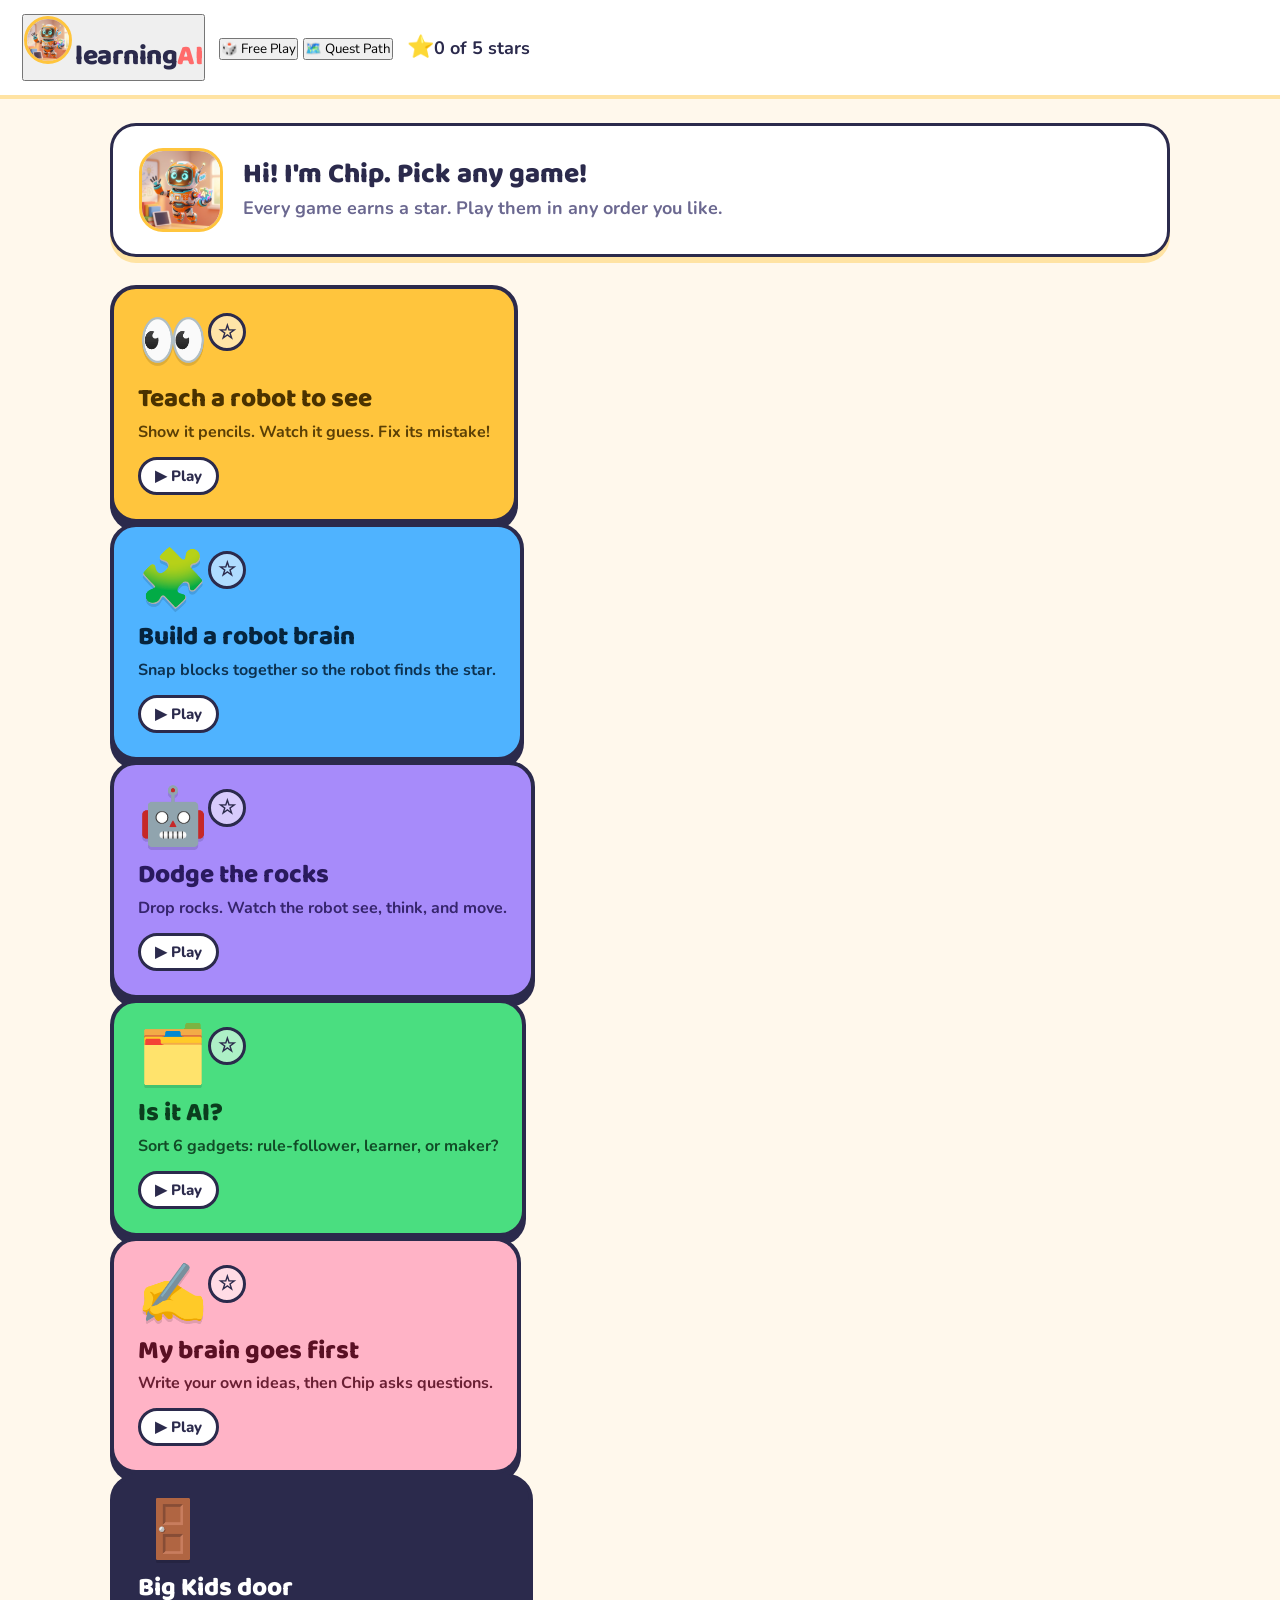
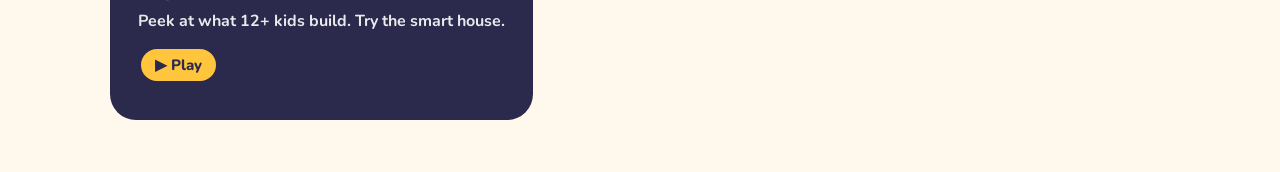
<file: index.html>
<!DOCTYPE html>
<html lang="en">
<head>
  <meta charset="UTF-8">
  <meta name="viewport" content="width=device-width, initial-scale=1.0, viewport-fit=cover">
  <title>learningAI — Play &amp; Learn How AI Works!</title>
  <meta name="description" content="Zero-cost, privacy-first AI education: learningAI Kids (Ages 6–11) with Chip the robot mascot, plus a grown-up gated 12+ Innovation Studio, 200-word Socratic Writing Studio, and AI Literacy Core.">
  <link rel="icon" type="image/svg+xml" href="favicon.svg">
  <link rel="apple-touch-icon" href="favicon.svg">
  <meta name="apple-mobile-web-app-capable" content="yes">
  <meta name="mobile-web-app-capable" content="yes">
  <meta name="apple-mobile-web-app-status-bar-style" content="default">
  <meta name="apple-mobile-web-app-title" content="learningAI">
  <link rel="manifest" href="manifest.webmanifest">
  <meta name="theme-color" content="#FFF8EC">

  <!-- Google Fonts: Baloo 2 & Nunito -->
  <link rel="preconnect" href="https://fonts.googleapis.com">
  <link rel="preconnect" href="https://fonts.gstatic.com" crossorigin>
  <link href="https://fonts.googleapis.com/css2?family=Baloo+2:wght@700;800&family=Nunito:wght@600;700;800&display=swap" rel="stylesheet">

  <!-- Core & Portal Styles -->
  <link rel="stylesheet" href="css/main.css">
  <link rel="stylesheet" href="css/sandbox.css">
  <link rel="stylesheet" href="css/studio.css">
  <link rel="stylesheet" href="css/socratic.css">
  <link rel="stylesheet" href="css/video-theater.css">
  <link rel="stylesheet" href="css/literacy.css">
</head>
<body>

  <!-- ============================================================== -->
  <!-- KIDS PORTAL (AGES 6–11): WARM STORYBOOK PLAYGROUND             -->
  <!-- ============================================================== -->
  <div id="kidsAppContainer">
    <header class="kids-header">
      <button type="button" id="btnKidsHomeLogo" class="kids-brand-btn" aria-label="Go to learningAI Home">
        <img src="assets/images/learning_ai_mascot.jpg" alt="Chip" style="width:48px;height:48px;border-radius:999px;border:3px solid #FFC53D;object-fit:cover;">
        <span style="font-family:var(--font-display);font-size:28px;font-weight:800;color:#2B2A4C;letter-spacing:-0.5px;">
          learning<span style="color:#FF6B6B;">AI</span>
        </span>
      </button>

      <div class="kids-mode-switch" role="group" aria-label="Game Mode">
        <button type="button" id="btnModePlay" class="kids-mode-btn active">🎲 Free Play</button>
        <button type="button" id="btnModeQuest" class="kids-mode-btn">🗺️ Quest Path</button>
      </div>

      <div id="kidsStarCounter" class="kids-star-pill" aria-live="polite">
        <span style="font-size:22px;">⭐</span>
        <span>0 of 5 stars</span>
      </div>
    </header>

    <main class="kids-main">
      <!-- Home Screen (Free Play tiles / Quest Path levels) -->
      <div id="kidsHomeScreen"></div>

      <!-- Activity Frame (Header + Chip + 3-step strip + Activity View + Next Button) -->
      <div id="kidsActivityFrame" style="display:none;">
        <div id="kidsActivityHeaderMount"></div>

        <div id="kidsActVision" style="display:none;"></div>
        <div id="kidsActRover" style="display:none;"></div>
        <div id="kidsActBot" style="display:none;"></div>
        <div id="kidsActSort" style="display:none;"></div>
        <div id="kidsActWrite" style="display:none;"></div>
        <div id="kidsActBig" style="display:none;"></div>

        <div id="kidsActivityNextMount"></div>
      </div>
    </main>
  </div>

  <!-- ============================================================== -->
  <!-- BIG KIDS PORTAL (AGES 12+): GROWN-UP GATED STUDIO & LABS       -->
  <!-- ============================================================== -->
  <div id="bigKidsPortalContainer" class="big-kids-portal" style="display:none;">

    <!-- Top Navigation Header -->
    <header class="app-header">
      <div class="brand-container">
        <button type="button" id="btnBackToKidsMode" style="padding:8px 16px;border-radius:999px;border:2px solid #FFC53D;background:#FFF8EC;color:#2B2A4C;font-family:var(--font-display);font-size:15px;font-weight:800;cursor:pointer;display:inline-flex;align-items:center;gap:6px;">
          🎈 Back to Kids Mode (6–11)
        </button>
        <span class="brand-name" style="margin-left:8px;">learningAI 12+</span>
        <span class="brand-badge">Zero Cost • Privacy First</span>
      </div>

      <!-- Portal Switcher Navigation -->
      <nav class="portal-nav" aria-label="12+ Portal Navigation">
        <button class="nav-tab active" data-portal="studio">
          <span class="nav-tab-icon">⚡</span>
          <span>The Innovation Studio (Ages 12–18)</span>
        </button>
        <button class="nav-tab" data-portal="socratic">
          <span class="nav-tab-icon">🧠</span>
          <span>200-Word Socratic Studio</span>
        </button>
        <button class="nav-tab" data-portal="literacy">
          <span class="nav-tab-icon">🌍</span>
          <span>AI Literacy Core (All Ages)</span>
        </button>
      </nav>

      <!-- Header Actions -->
      <div class="header-actions">
        <button class="btn-video-theater" id="btnOpenVideoTheater">
          <span class="icon">🎬</span>
          <span>Video Theater</span>
        </button>
        <button class="btn-zero-cost-info" id="btnZeroCostInfo">
          <span>$0.00</span>
          <span class="badge-tag">No Cloud Bills</span>
        </button>
      </div>
    </header>

    <!-- Main 12+ Application Body -->
    <main class="main-wrapper">

      <!-- Zero Cost Infrastructure Callout -->
      <section class="zero-cost-banner" aria-label="Zero Cost Platform Guarantee">
        <div class="zero-cost-content">
          <span class="zero-cost-icon">🛡️</span>
          <div>
            <strong>100% In-Browser &amp; Privacy-Preserving Architecture:</strong>
            Python compiles in browser memory via WebAssembly (Pyodide), computer vision trains on-device via TensorFlow.js, and Generative AI runs offline with Ollama.
          </div>
        </div>
        <div>
          <span class="badge-tag">Wasm Powered</span>
          <span class="badge-tag">COPPA / FERPA Safe</span>
        </div>
      </section>

      <!-- PORTAL: THE INNOVATION STUDIO (AGES 12-18) -->
      <section class="portal-section active" id="portalStudio">
        <div class="studio-container">
          <!-- IDE Top Toolbar -->
          <div class="studio-toolbar">
            <div class="studio-file-tabs" id="studioFileTabs"></div>

            <div class="studio-actions">
              <div class="pyodide-status-pill" id="pyodideStatusIndicator">
                <span class="status-dot"></span>
                <span>Pyodide 3.11 Wasm Ready ($0 Cloud)</span>
              </div>
              <button class="btn-run-code" id="btnRunStudioCode">
                <span>▶ Run Code</span>
              </button>
            </div>
          </div>

          <!-- Dual Pane VS Code Split Screen -->
          <div class="studio-dual-pane">
            <!-- Left: Code Editor -->
            <div class="editor-pane-card">
              <div class="editor-header-bar">
                <span id="activeEditorFileName">agri_sorter.py</span>
                <span>Python 3.11 • UTF-8</span>
              </div>
              <textarea id="codeEditorArea" class="code-editor-area" spellcheck="false"></textarea>
            </div>

            <!-- Right: Interactive Lab & Terminal -->
            <div class="output-pane-card">
              <div class="output-header-bar">
                <span>INTERACTIVE DATA VISUALIZATION &amp; OUTPUT</span>
                <span>Zero-Server Compute</span>
              </div>

              <div class="output-content-scroll">
                <!-- 1. Agri-Sorter Lab -->
                <div id="studioOutputAgri" class="agri-sorter-visualizer">
                  <div style="display:flex; justify-content:space-between; align-items:center;">
                    <h4 style="color:#fff; font-size:0.95rem;">Agri-Sorter: Field Crop Leaf Inspector</h4>
                    <span class="badge-tag">CNN Image Classifier</span>
                  </div>

                  <div class="agri-sample-grid">
                    <div class="agri-sample-card active" data-sample-id="sample1">
                      <div style="font-size:1.8rem;">🌽</div>
                      <div style="font-size:0.82rem; font-weight:700; color:#fff;">Corn #101</div>
                      <span class="agri-sample-badge badge-healthy">Healthy</span>
                    </div>
                    <div class="agri-sample-card" data-sample-id="sample2">
                      <div style="font-size:1.8rem;">🍂</div>
                      <div style="font-size:0.82rem; font-weight:700; color:#fff;">Corn #204</div>
                      <span class="agri-sample-badge badge-blight">Leaf Blight</span>
                    </div>
                    <div class="agri-sample-card" data-sample-id="sample3">
                      <div style="font-size:1.8rem;">🌾</div>
                      <div style="font-size:0.82rem; font-weight:700; color:#fff;">Corn #309</div>
                      <span class="agri-sample-badge badge-rust">Common Rust</span>
                    </div>
                  </div>

                  <div id="agriDiagnosisOutput"></div>

                  <div>
                    <h5 style="font-size:0.82rem; color:var(--text-muted); margin-bottom:6px;">Model Evaluation: Confusion Matrix</h5>
                    <table class="confusion-matrix-table">
                      <thead>
                        <tr>
                          <th>Actual \ Predicted</th>
                          <th>Healthy</th>
                          <th>Blight</th>
                          <th>Rust</th>
                        </tr>
                      </thead>
                      <tbody>
                        <tr>
                          <td>Healthy Corn</td>
                          <td class="matrix-cell-high">98.2%</td>
                          <td class="matrix-cell-low">1.2%</td>
                          <td class="matrix-cell-low">0.6%</td>
                        </tr>
                        <tr>
                          <td>Leaf Blight</td>
                          <td class="matrix-cell-low">2.4%</td>
                          <td class="matrix-cell-high">94.6%</td>
                          <td class="matrix-cell-low">3.0%</td>
                        </tr>
                        <tr>
                          <td>Common Rust</td>
                          <td class="matrix-cell-low">1.0%</td>
                          <td class="matrix-cell-low">2.9%</td>
                          <td class="matrix-cell-high">96.1%</td>
                        </tr>
                      </tbody>
                    </table>
                  </div>
                </div>

                <!-- 2. Smart Home IoT Lab -->
                <div id="studioOutputSmartHome" style="display:none; flex-direction:column; gap:14px;">
                  <div style="display:flex; justify-content:space-between; align-items:center;">
                    <h4 style="color:#fff; font-size:0.95rem;">Smart Home IoT Simulator</h4>
                    <span class="badge-tag">Web Speech API</span>
                  </div>

                  <div class="voice-command-bar">
                    <div style="flex:1;">
                      <span style="font-size:0.75rem; text-transform:uppercase; color:var(--text-muted);">Voice Transcript:</span>
                      <div id="voiceTranscriptText" style="font-size:0.85rem; color:#fff; font-weight:600;">Click mic and say: "Turn on the living room lights"</div>
                    </div>
                    <button class="btn-mic" id="btnSmartHomeMic">🎤 Speak Command</button>
                  </div>

                  <div class="smart-home-floorplan">
                    <div class="iot-room" id="roomLivingRoom">
                      <div style="display:flex; justify-content:space-between; align-items:center;">
                        <strong>🛋️ Living Room</strong>
                        <input type="checkbox" id="toggleLivingLight">
                      </div>
                      <span style="font-size:0.78rem; color:var(--text-muted);">RGB LED Smart Array</span>
                    </div>

                    <div class="iot-room" id="roomKitchen">
                      <div style="display:flex; justify-content:space-between; align-items:center;">
                        <strong>🍳 Kitchen</strong>
                        <input type="checkbox" id="toggleKitchenLight">
                      </div>
                      <span style="font-size:0.78rem; color:var(--text-muted);">Under-cabinet Illumination</span>
                    </div>

                    <div class="iot-room">
                      <div style="display:flex; justify-content:space-between; align-items:center;">
                        <strong>🌡️ Thermostat</strong>
                        <span id="thermostatDisplayVal" style="font-weight:700; color:var(--primary-cyan);">70°F</span>
                      </div>
                      <span style="font-size:0.78rem; color:var(--text-muted);">Climate Control Loop</span>
                    </div>

                    <div class="iot-room">
                      <div style="display:flex; justify-content:space-between; align-items:center;">
                        <strong>🪟 Automated Blinds</strong>
                        <span id="blindsStatusVal" style="font-weight:700; color:var(--accent-amber);">Closed</span>
                      </div>
                      <span style="font-size:0.78rem; color:var(--text-muted);">Servo Actuators</span>
                    </div>
                  </div>
                </div>

                <!-- 3. Ethics & Policy Lab -->
                <div id="studioOutputEthics" style="display:none; flex-direction:column; gap:14px;">
                  <div style="display:flex; justify-content:space-between; align-items:center;">
                    <h4 style="color:#fff; font-size:0.95rem;">AI Ethics &amp; Algorithmic Parity Audit</h4>
                    <span class="badge-tag">Fairness Metrics</span>
                  </div>

                  <div style="background:rgba(239, 68, 68, 0.12); border:1px solid rgba(239,68,68,0.3); border-radius:10px; padding:14px;">
                    <h5 style="color:#ef4444; font-size:0.9rem; margin-bottom:4px;">🚨 Audit Finding: Disparity Ratio 7.17x</h5>
                    <p style="font-size:0.84rem; color:#cbd5e1;">The facial recognition classifier exhibited an 8.6% false match rate under low-contrast ambient conditions versus 1.2% in studio lighting. This violates standard equality criteria.</p>
                  </div>

                  <div style="background:rgba(0,0,0,0.25); border-radius:10px; padding:14px;">
                    <h5 style="font-size:0.88rem; color:#fff; margin-bottom:6px;">Autonomous Vehicle Dilemma (Trolley Problem Algorithm)</h5>
                    <p style="font-size:0.82rem; color:var(--text-muted); line-height:1.5;">When an unavoidable collision occurs, how should autonomous trajectory planners weigh passenger survival vs. pedestrian density? Students write policy constraints directly in code.</p>
                  </div>
                </div>

                <!-- 4. Capstone Transformer Lab -->
                <div id="studioOutputTransformer" style="display:none;" class="transformer-lab-container">
                  <div style="display:flex; justify-content:space-between; align-items:center;">
                    <h4 style="color:#fff; font-size:0.95rem;">Transformer Attention &amp; Tokenizer Playground</h4>
                    <span class="badge-tag">Llama-3 Architecture</span>
                  </div>

                  <div class="tokenizer-card">
                    <div style="display:flex; justify-content:space-between; align-items:center; margin-bottom:6px;">
                      <span style="font-size:0.8rem; color:var(--text-muted);">Type text to see real-time BPE Tokenizer chunking &amp; IDs:</span>
                      <span id="tokenCountVal" style="font-size:0.8rem; font-weight:700; color:var(--primary-cyan);">6 tokens</span>
                    </div>
                    <input type="text" id="tokenizerTextInput" value="Local Generative AI is here." style="width:100%; background:#040711; border:1px solid rgba(255,255,255,0.1); border-radius:6px; padding:8px 12px; color:#fff; font-family:var(--font-mono); font-size:0.88rem; outline:none;">
                    <div id="tokenChipsContainer" class="token-chips-display"></div>
                  </div>

                  <div>
                    <h5 style="font-size:0.82rem; color:var(--text-muted); margin-bottom:6px;">Multi-Head Self-Attention Relational Graph</h5>
                    <canvas id="attentionMatrixCanvas" class="attention-matrix-canvas"></canvas>
                  </div>

                  <div class="vram-calculator-box">
                    <div style="display:flex; justify-content:space-between; align-items:center;">
                      <strong>VRAM &amp; Parameter Calculator</strong>
                      <div style="display:flex; gap:8px;">
                        <select id="vramParamSelect" style="background:#111b2e; color:#fff; border:1px solid rgba(255,255,255,0.1); border-radius:4px; padding:4px 8px; font-size:0.78rem;">
                          <option value="1">1B Params</option>
                          <option value="7">7B Params</option>
                          <option value="8" selected>8B Params (Llama 3)</option>
                          <option value="14">14B Params</option>
                          <option value="70">70B Params</option>
                        </select>
                        <select id="vramQuantSelect" style="background:#111b2e; color:#fff; border:1px solid rgba(255,255,255,0.1); border-radius:4px; padding:4px 8px; font-size:0.78rem;">
                          <option value="16">16-bit (FP16)</option>
                          <option value="8">8-bit (INT8)</option>
                          <option value="4" selected>4-bit (GGUF/AWQ)</option>
                        </select>
                      </div>
                    </div>
                    <div id="vramCalcResult"></div>
                  </div>

                  <div style="background:rgba(0,210,255,0.06); border:1px solid rgba(0,210,255,0.25); border-radius:10px; padding:12px;">
                    <div style="display:flex; justify-content:space-between; align-items:center; margin-bottom:6px;">
                      <strong style="color:var(--primary-cyan); font-size:0.88rem;">Offline Local Model Launcher (Ollama / LM Studio)</strong>
                      <button class="btn-pill btn-pill-cyan" id="btnTestLocalOllama" style="font-size:0.75rem; padding:4px 10px;">Ping Local Ollama</button>
                    </div>
                    <p style="font-size:0.82rem; color:var(--text-muted); line-height:1.5;">Run sovereign open-source models directly on your hardware without monthly subscription fees or cloud latency.</p>
                    <div id="localOllamaStatus" style="margin-top:8px; font-size:0.8rem;"></div>
                  </div>
                </div>

                <!-- Terminal Console Output -->
                <div>
                  <h5 style="font-size:0.82rem; color:var(--text-muted); margin-bottom:6px;">Terminal Console (Standard Output &amp; Exceptions)</h5>
                  <pre id="studioTerminal" class="terminal-window">$ Ready for execution. Click 'Run Code' or press Ctrl+Enter.</pre>
                </div>
              </div>
            </div>
          </div>
        </div>
      </section>

      <!-- PORTAL: SOCRATIC SPLIT-SCREEN ("DRAFT & UNLOCK") -->
      <section class="portal-section" id="portalSocratic">
        <div class="socratic-container">
          <!-- Socratic Top Bar -->
          <div class="socratic-top-bar">
            <div class="topic-selector-group">
              <span style="font-size:0.88rem; font-weight:700; color:#fff;">Curriculum Topic:</span>
              <select id="socraticTopicSelect" class="topic-select">
                <option value="arch_bridges">History &amp; Engineering: Roman Stone Arch Bridges &amp; Mortar Load</option>
                <option value="renewable_grid">Environmental Science: Renewable Energy Grid Reliability &amp; Storage</option>
              </select>
            </div>

            <div style="display:flex; align-items:center; gap:12px;">
              <button class="btn-pill" id="btnLoadSampleDraft" style="background:rgba(255,255,255,0.08); color:#fff; font-size:0.8rem;">📝 Load Sample Draft</button>
              <div class="gatekeeper-status-badge gatekeeper-locked" id="gatekeeperBadge">
                <span>🔒 AI Locked</span>
                <span style="font-size:0.75rem; font-weight:normal;">(200 words needed)</span>
              </div>
            </div>
          </div>

          <!-- Split Grid: Student Editor on Left, Socratic AI on Right -->
          <div class="socratic-dual-grid">
            <!-- Left: My Brain Student Editor -->
            <div class="student-editor-card">
              <div class="editor-toolbar-mini">
                <div class="editor-title-area">
                  <span>✍️</span>
                  <span>My Brain (Original Student Thought)</span>
                </div>
                <div class="word-progress-wrapper">
                  <span id="wordCountDisplayVal">0 / 200 words</span>
                  <div class="progress-track">
                    <div class="progress-fill-bar" id="wordProgressFill"></div>
                  </div>
                </div>
              </div>

              <textarea id="studentEssayText" class="essay-text-area" spellcheck="true"></textarea>
            </div>

            <!-- Right: Socratic AI Assistant -->
            <div class="socratic-ai-card locked" id="socraticAiPanel">
              <!-- Locked Gatekeeper Overlay -->
              <div class="locked-shield-overlay" id="socraticLockOverlay">
                <div class="padlock-huge-icon">🔒</div>
                <h3 style="color:#fff; font-size:1.2rem;">Socratic Tutor is Locked</h3>
                <p id="socraticLockMessage" style="font-size:0.88rem; color:var(--text-muted); max-width:320px;">
                  Write at least 200 words of authentic human thought in "My Brain" on the left before the AI unlocks!
                </p>
                <div style="font-size:0.76rem; color:var(--accent-amber); background:rgba(255,179,0,0.15); padding:6px 12px; border-radius:6px;">
                  Pedagogy Rule: No outsourcing critical thinking to algorithms.
                </div>
              </div>

              <!-- Unlocked Socratic Chat Interface -->
              <div class="socratic-header-bar">
                <div style="display:flex; align-items:center; gap:8px;">
                  <span style="font-size:1.1rem;">🏛️</span>
                  <strong style="color:#fff; font-size:0.92rem;">Socratic Mentor (Strict Inquiry Mode)</strong>
                </div>
                <span class="badge-tag" style="background:rgba(0,230,118,0.2); color:#00e676;">Unlocked</span>
              </div>

              <div class="socratic-messages-scroll" id="socraticMessages"></div>

              <div class="socratic-input-bar">
                <input type="text" id="socraticQuestionInput" class="socratic-input-field" placeholder="Ask for feedback or examine your blind spots...">
                <button class="btn-ask-socratic" id="btnAskSocratic">Inquire</button>
              </div>
            </div>
          </div>
        </div>
      </section>

      <!-- PORTAL: AI LITERACY CORE (EVERYONE) -->
      <section class="portal-section" id="portalLiteracy">
        <div id="literacyCoreRoot"></div>
      </section>

    </main>
  </div>

  <!-- ============================================================== -->
  <!-- CINEMATIC VIDEO & VISUAL THEATER MODAL OVERLAY                 -->
  <!-- ============================================================== -->
  <div id="videoTheaterModal" role="dialog" aria-modal="true" aria-label="Video Theater">
    <div class="theater-ambient-glow" id="theaterAmbientGlow"></div>

    <div class="theater-top-bar">
      <div class="theater-badge-group">
        <span class="theater-tag">4K VISUAL MASTER</span>
        <h2 class="theater-title" id="theaterChapterTitle">Platform Overview</h2>
      </div>
      <button class="btn-close-theater" id="btnCloseTheater" title="Close Theater">✕</button>
    </div>

    <div class="theater-stage-container">
      <div class="theater-screen-frame">
        <img src="assets/images/learning_ai_hero.jpg" alt="Video Keyframe" class="theater-visual-image" id="theaterVisualImage">
        <div class="theater-subtitles-bar" id="theaterSubtitles">
          <span>Loading synchronized narration...</span>
        </div>
      </div>
    </div>

    <div class="theater-bottom-controls">
      <div class="theater-timeline-bar" id="theaterTimeline">
        <div class="theater-timeline-progress" id="theaterProgress"></div>
      </div>

      <div class="theater-buttons-row">
        <div class="theater-transport-group">
          <button class="btn-theater-play" id="btnTheaterPlay" title="Play / Pause">▶</button>
          <span class="theater-timer" id="theaterTimer">0:00 / 0:46</span>
        </div>

        <div class="theater-chapter-pills" id="theaterChapterPills"></div>
      </div>
    </div>
  </div>

  <!-- Scripts -->
  <script src="js/video-theater.js"></script>
  <script src="js/sandbox-vision.js"></script>
  <script src="js/sandbox-blockly.js"></script>
  <script src="js/sandbox-agent.js"></script>
  <script src="js/studio-editor.js"></script>
  <script src="js/studio-agrisorter.js"></script>
  <script src="js/studio-smarthome.js"></script>
  <script src="js/studio-transformer.js"></script>
  <script src="js/socratic-split.js"></script>
  <script src="js/literacy-core.js"></script>
  <script src="js/app.js"></script>

</body>
</html>
</file>
<file: css/main.css>
/* learningAI Kids & Core Design System */
:root {
  /* Kids Light Theme Tokens (Primary) */
  --kids-bg: #FFF8EC;
  --kids-card: #FFFFFF;
  --kids-soft: #FFF1CC;
  --kids-edge: #FFE3A3;
  --kids-disabled: #F1EBDD;

  --kids-ink: #2B2A4C;
  --kids-muted: #5B5A7A;
  --kids-placeholder: #8A8AA6;

  --kids-coral: #FF6B6B;
  --kids-coral-shadow: #D94C4C;

  --kids-yellow: #FFC53D;
  --kids-yellow-ink: #4A3200;
  --kids-yellow-shadow: #D9A020;

  --kids-blue: #4FB3FF;
  --kids-blue-ink: #06243D;
  --kids-blue-shadow: #2A8BD6;

  --kids-purple: #A78BFA;
  --kids-purple-ink: #2A1A5E;
  --kids-purple-shadow: #8465E0;

  --kids-green: #4ADE80;
  --kids-green-ink: #0B3D1E;
  --kids-green-shadow: #27B35E;
  --kids-success-bg: #E3F9EA;

  --kids-pink: #FFB3C6;
  --kids-pink-ink: #5A1024;
  --kids-pink-shadow: #E88AA3;
  --kids-error-bg: #FFE8E8;
  --kids-error-text: #B3261E;

  --kids-canvas-bg: #E8F4FF;
  --kids-canvas-alt: #DDEEFF;
  --kids-grid-line: #D2E6F7;

  --font-display: 'Baloo 2', cursive, -apple-system, BlinkMacSystemFont, sans-serif;
  --font-body: 'Nunito', -apple-system, BlinkMacSystemFont, "Segoe UI", Roboto, sans-serif;

  /* Legacy 12+ Big Kids Dark Portal Tokens */
  --bg-dark: #070c18;
  --bg-card: rgba(18, 28, 48, 0.75);
  --bg-card-hover: rgba(26, 40, 68, 0.85);
  --border-glow: rgba(0, 210, 255, 0.25);
  --primary-cyan: #00d2ff;
  --primary-blue: #3a7bd5;
  --accent-orange: #ff7043;
  --accent-amber: #ffb300;
  --accent-green: #00e676;
  --accent-pink: #ff4081;
  --accent-purple: #b388ff;
  --text-main: #f0f4fc;
  --text-muted: #8ea0be;
  --font-sans: var(--font-body);
  --font-mono: "Fira Code", "SF Mono", Menlo, Consolas, Monaco, monospace;
  --shadow-glow: 0 8px 32px rgba(0, 210, 255, 0.15);
  --radius-lg: 16px;
  --radius-md: 10px;
  --radius-sm: 6px;
  --transition: all 0.25s cubic-bezier(0.16, 1, 0.3, 1);
}

* {
  box-sizing: border-box;
  margin: 0;
  padding: 0;
}

html, body {
  margin: 0;
  padding: 0;
  background: var(--kids-bg);
  color: var(--kids-ink);
  font-family: var(--font-body);
  font-size: 18px;
  line-height: 1.45;
  font-weight: 700;
  min-height: 100vh;
  overflow-x: hidden;
  -webkit-font-smoothing: antialiased;
}

a {
  color: #1F7AE0;
}
a:hover {
  color: var(--kids-coral);
}

button, textarea, input, select {
  font-family: inherit;
}

@keyframes chipBob {
  0%, 100% { transform: translateY(0); }
  50% { transform: translateY(-6px); }
}

@keyframes popIn {
  0% { transform: scale(0.6); opacity: 0; }
  70% { transform: scale(1.1); opacity: 1; }
  100% { transform: scale(1); opacity: 1; }
}

@keyframes twinkle {
  0%, 100% { opacity: 0.5; }
  50% { opacity: 1; }
}

@keyframes fadeIn {
  from { opacity: 0; transform: translateY(6px); }
  to { opacity: 1; transform: translateY(0); }
}

/* ==========================================================================
   KIDS SHELL (STICKY HEADER & MAIN CONTAINER)
   ========================================================================== */

.kids-shell {
  min-height: 100vh;
  background: var(--kids-bg);
  color: var(--kids-ink);
  display: flex;
  flex-direction: column;
}

.kids-header {
  display: flex;
  align-items: center;
  gap: 14px;
  padding: 14px 22px;
  padding-top: max(14px, env(safe-area-inset-top));
  padding-left: max(22px, env(safe-area-inset-left));
  padding-right: max(22px, env(safe-area-inset-right));
  background: var(--kids-card);
  border-bottom: 4px solid var(--kids-edge);
  flex-wrap: wrap;
  position: sticky;
  top: 0;
  z-index: 50;
}

.kids-logo-btn {
  display: flex;
  align-items: center;
  gap: 10px;
  background: none;
  border: none;
  cursor: pointer;
  padding: 4px;
  color: var(--kids-ink);
}

.kids-logo-img {
  width: 48px;
  height: 48px;
  border-radius: 50%;
  object-fit: cover;
  border: 3px solid var(--kids-yellow);
}

.kids-logo-wordmark {
  font-family: var(--font-display);
  font-size: 28px;
  font-weight: 800;
  letter-spacing: -0.5px;
}

.kids-logo-wordmark .coral {
  color: var(--kids-coral);
}

.kids-mode-toggle {
  display: flex;
  gap: 4px;
  background: var(--kids-soft);
  border-radius: 999px;
  padding: 4px;
}

.kids-mode-pill {
  min-height: 46px;
  padding: 0 18px;
  border-radius: 999px;
  border: none;
  font-size: 17px;
  font-weight: 800;
  cursor: pointer;
  background: transparent;
  color: var(--kids-muted);
  transition: all 0.15s ease;
}

.kids-mode-pill.active {
  background: var(--kids-card);
  color: var(--kids-ink);
  box-shadow: 0 3px 0 rgba(0, 0, 0, 0.15);
}

.kids-header-spacer {
  flex: 1;
}

.kids-star-counter {
  display: flex;
  align-items: center;
  gap: 8px;
  background: var(--kids-soft);
  border-radius: 999px;
  padding: 8px 16px;
  font-size: 18px;
  font-weight: 800;
}

.kids-star-counter .star-emoji {
  font-size: 22px;
}

.kids-main {
  max-width: 1100px;
  width: 100%;
  margin: 0 auto;
  padding: 24px 20px 60px;
  padding-left: max(20px, env(safe-area-inset-left));
  padding-right: max(20px, env(safe-area-inset-right));
  padding-bottom: max(60px, env(safe-area-inset-bottom));
}

/* ==========================================================================
   HOME SCREEN (FREE PLAY & QUEST PATH)
   ========================================================================== */

.kids-home-hero {
  display: flex;
  align-items: flex-end;
  gap: 18px;
  margin-bottom: 26px;
  flex-wrap: wrap;
}

.kids-mascot-home {
  width: 120px;
  height: 120px;
  border-radius: 40px;
  object-fit: cover;
  border: 5px solid var(--kids-card);
  box-shadow: 0 8px 0 var(--kids-edge);
  animation: chipBob 3s ease-in-out infinite;
  flex: none;
}

.kids-speech-bubble {
  position: relative;
  background: var(--kids-card);
  border-radius: 28px;
  padding: 18px 24px;
  box-shadow: 0 6px 0 var(--kids-edge);
  flex: 1;
  min-width: 260px;
}

.kids-speech-tail {
  position: absolute;
  left: -14px;
  bottom: 26px;
  width: 0;
  height: 0;
  border-top: 14px solid transparent;
  border-bottom: 14px solid transparent;
  border-right: 16px solid var(--kids-card);
}

.kids-home-greeting {
  font-family: var(--font-display);
  font-size: 30px;
  line-height: 1.15;
  font-weight: 800;
}

.kids-home-sub {
  font-size: 19px;
  color: var(--kids-muted);
  margin-top: 4px;
}

/* Free Play Grid & Tiles */
.kids-tiles-grid {
  display: grid;
  grid-template-columns: repeat(auto-fill, minmax(250px, 1fr));
  gap: 18px;
}

.kids-tile {
  text-align: left;
  border: none;
  cursor: pointer;
  border-radius: 28px;
  padding: 22px;
  box-shadow: 0 7px 0 rgba(0, 0, 0, 0.15);
  transition: transform 0.15s ease;
  min-height: 220px;
  display: flex;
  flex-direction: column;
}

.kids-tile:hover {
  transform: translateY(-4px) rotate(-1deg);
}

.kids-tile-top {
  display: flex;
  justify-content: space-between;
  align-items: flex-start;
}

.kids-tile-emoji {
  font-size: 56px;
  line-height: 1;
}

.kids-tile-badge {
  font-size: 28px;
  line-height: 1;
}

.kids-tile-title {
  font-family: var(--font-display);
  font-size: 26px;
  font-weight: 800;
  line-height: 1.1;
  margin-top: 14px;
}

.kids-tile-sub {
  font-size: 17px;
  opacity: 0.85;
  margin-top: 6px;
  flex: 1;
}

.kids-tile-cta {
  margin-top: 16px;
  display: inline-flex;
  align-items: center;
  align-self: flex-start;
  gap: 6px;
  background: rgba(255, 255, 255, 0.55);
  border-radius: 999px;
  padding: 6px 14px;
  font-size: 16px;
  font-weight: 800;
}

.kids-tile-big .kids-tile-cta {
  background: rgba(255, 255, 255, 0.18);
  color: #FFFFFF;
}

/* Quest Path List & Levels */
.kids-quest-list {
  display: flex;
  flex-direction: column;
  gap: 0;
  max-width: 720px;
  margin: 0 auto;
}

.kids-level-wrap {
  display: flex;
  flex-direction: column;
  align-items: stretch;
}

.kids-level-btn {
  display: flex;
  align-items: center;
  gap: 16px;
  border: none;
  cursor: pointer;
  border-radius: 26px;
  padding: 18px 20px;
  box-shadow: 0 6px 0 rgba(0, 0, 0, 0.12);
  transition: transform 0.15s ease;
  text-align: left;
}

.kids-level-btn:not(:disabled):hover {
  transform: scale(1.015);
}

.kids-level-btn.locked {
  background: var(--kids-disabled) !important;
  color: var(--kids-placeholder) !important;
  cursor: not-allowed;
}

.kids-level-btn.current {
  outline: 5px solid var(--kids-coral);
  outline-offset: 3px;
}

.kids-level-num {
  width: 52px;
  height: 52px;
  border-radius: 50%;
  background: rgba(255, 255, 255, 0.7);
  color: var(--kids-ink);
  display: flex;
  align-items: center;
  justify-content: center;
  font-family: var(--font-display);
  font-size: 26px;
  font-weight: 800;
  flex: none;
}

.kids-level-info {
  flex: 1;
  text-align: left;
  min-width: 0;
}

.kids-level-title {
  font-family: var(--font-display);
  font-size: 26px;
  font-weight: 800;
  line-height: 1.1;
}

.kids-level-status {
  font-size: 17px;
  opacity: 0.8;
  margin-top: 4px;
}

.kids-level-badge {
  font-size: 30px;
  flex: none;
}

.kids-level-connector {
  width: 10px;
  height: 34px;
  background: var(--kids-edge);
  border-radius: 5px;
  margin-left: 46px;
}

.kids-trophy-card {
  margin-top: 28px;
  background: var(--kids-card);
  border-radius: 28px;
  padding: 26px;
  text-align: center;
  box-shadow: 0 6px 0 var(--kids-edge);
  animation: popIn 0.5s ease;
}

.kids-trophy-emoji {
  font-size: 64px;
}

.kids-trophy-title {
  font-family: var(--font-display);
  font-size: 30px;
  font-weight: 800;
}

.kids-trophy-sub {
  color: var(--kids-muted);
}

/* ==========================================================================
   ACTIVITY FRAME (BACK, CHIP BUBBLE, 3-STEP STRIP, NEXT CTA)
   ========================================================================== */

.kids-act-top {
  display: flex;
  align-items: center;
  gap: 14px;
  margin-bottom: 18px;
  flex-wrap: wrap;
}

.kids-back-btn {
  min-height: 52px;
  padding: 0 20px;
  border-radius: 999px;
  border: none;
  background: var(--kids-card);
  box-shadow: 0 4px 0 var(--kids-edge);
  font-size: 18px;
  font-weight: 800;
  cursor: pointer;
  color: var(--kids-ink);
  transition: transform 0.1s ease;
}

.kids-back-btn:hover {
  transform: translateY(-2px);
}

.kids-act-title {
  font-family: var(--font-display);
  font-size: 34px;
  font-weight: 800;
  line-height: 1.1;
}

.kids-done-pill {
  background: var(--kids-green);
  color: var(--kids-green-ink);
  border-radius: 999px;
  padding: 8px 16px;
  font-size: 17px;
  font-weight: 800;
  animation: popIn 0.5s ease;
}

.kids-chip-bar {
  display: flex;
  gap: 14px;
  align-items: flex-start;
  background: var(--kids-card);
  border-radius: 24px;
  padding: 16px 20px;
  box-shadow: 0 6px 0 var(--kids-edge);
  margin-bottom: 20px;
}

.kids-chip-avatar {
  width: 56px;
  height: 56px;
  border-radius: 50%;
  object-fit: cover;
  border: 3px solid var(--kids-yellow);
  flex: none;
}

.kids-chip-eyebrow {
  font-size: 14px;
  letter-spacing: 1px;
  color: var(--kids-coral);
  text-transform: uppercase;
  font-weight: 800;
}

.kids-chip-line {
  font-size: 20px;
  color: var(--kids-ink);
}

.kids-steps-strip {
  display: flex;
  gap: 10px;
  margin-bottom: 22px;
  flex-wrap: wrap;
}

.kids-step-pill {
  padding: 10px 16px;
  border-radius: 999px;
  background: var(--kids-card);
  color: var(--kids-ink);
  box-shadow: 0 3px 0 var(--kids-edge);
  font-size: 16px;
  font-weight: 800;
}

.kids-step-pill.first {
  background: var(--kids-ink);
  color: #FFFFFF;
}

.kids-next-wrap {
  margin-top: 24px;
  display: flex;
  justify-content: center;
}

.kids-next-btn {
  min-height: 64px;
  padding: 0 32px;
  border-radius: 999px;
  border: none;
  background: var(--kids-coral);
  color: #FFFFFF;
  font-size: 21px;
  font-weight: 800;
  cursor: pointer;
  box-shadow: 0 5px 0 var(--kids-coral-shadow);
  animation: popIn 0.5s ease;
  transition: transform 0.1s ease;
}

.kids-next-btn:hover {
  transform: translateY(-2px);
}

/* ==========================================================================
   KIDS CARDS, GRIDS & ACTIVITY COMPONENTS
   ========================================================================== */

.kids-two-col {
  display: grid;
  grid-template-columns: repeat(auto-fit, minmax(300px, 1fr));
  gap: 20px;
}

.kids-bot-grid {
  display: grid;
  grid-template-columns: minmax(0, 1.5fr) minmax(280px, 1fr);
  gap: 20px;
}

.kids-card {
  background: var(--kids-card);
  border-radius: 28px;
  padding: 20px;
  box-shadow: 0 6px 0 var(--kids-edge);
}

.kids-card-heading {
  font-family: var(--font-display);
  font-size: 22px;
  font-weight: 800;
}

.kids-btn {
  border: none;
  font-weight: 800;
  cursor: pointer;
  transition: transform 0.1s ease;
}

.kids-btn:hover {
  transform: translateY(-2px);
}

.kids-btn:active {
  transform: translateY(1px);
}

@media (max-width: 820px) {
  .kids-bot-grid {
    grid-template-columns: 1fr;
  }
  .kids-speech-tail {
    display: none;
  }
}

/* ==========================================================================
   12+ BIG KIDS / GROWN-UP PORTAL OVERRIDE (DARK THEME SCOPED)
   ========================================================================== */

.big-kids-portal {
  background: radial-gradient(circle at 10% 20%, #0d1b2a 0%, #070c18 60%, #03060d 100%);
  color: var(--text-main);
  min-height: 100vh;
  display: flex;
  flex-direction: column;
  font-size: 16px;
  font-weight: 500;
}

.btn-back-to-kids {
  display: inline-flex;
  align-items: center;
  gap: 8px;
  background: #FFC53D;
  color: #4A3200;
  border: none;
  padding: 8px 16px;
  border-radius: 999px;
  font-family: var(--font-display);
  font-size: 16px;
  font-weight: 800;
  cursor: pointer;
  box-shadow: 0 3px 0 #D9A020;
  transition: var(--transition);
}

.btn-back-to-kids:hover {
  transform: translateY(-2px);
}

/* Grown-up Gate Modal */
.grownup-modal-backdrop {
  position: fixed;
  inset: 0;
  z-index: 2000;
  background: rgba(43, 42, 76, 0.72);
  backdrop-filter: blur(6px);
  -webkit-backdrop-filter: blur(6px);
  display: none;
  align-items: center;
  justify-content: center;
  padding: 20px;
}

.grownup-modal-backdrop.open {
  display: flex;
}

.grownup-modal-card {
  background: #FFFFFF;
  color: #2B2A4C;
  border-radius: 28px;
  padding: 26px;
  max-width: 440px;
  width: 100%;
  box-shadow: 0 8px 0 #FFE3A3;
  text-align: center;
  animation: popIn 0.35s ease;
}

/* Header & Navigation Bar (12+ Portal) */
.app-header {
  position: sticky;
  top: 0;
  z-index: 100;
  backdrop-filter: blur(16px);
  -webkit-backdrop-filter: blur(16px);
  background: rgba(7, 12, 24, 0.85);
  border-bottom: 1px solid rgba(255, 255, 255, 0.08);
  padding: 12px 24px;
  padding-top: max(12px, env(safe-area-inset-top));
  padding-left: max(24px, env(safe-area-inset-left));
  padding-right: max(24px, env(safe-area-inset-right));
  display: flex;
  align-items: center;
  justify-content: space-between;
  gap: 16px;
}

.brand-container {
  display: flex;
  align-items: center;
  gap: 12px;
  text-decoration: none;
  cursor: pointer;
}

.brand-logo {
  width: 38px;
  height: 38px;
  filter: drop-shadow(0 0 10px rgba(0, 210, 255, 0.5));
}

.brand-name {
  font-size: 1.4rem;
  font-weight: 800;
  letter-spacing: -0.5px;
  background: linear-gradient(135deg, #00d2ff 0%, #ffffff 50%, #ff7043 100%);
  -webkit-background-clip: text;
  -webkit-text-fill-color: transparent;
}

.brand-badge {
  font-size: 0.7rem;
  font-weight: 700;
  text-transform: uppercase;
  padding: 3px 8px;
  background: rgba(0, 230, 118, 0.15);
  color: #00e676;
  border: 1px solid rgba(0, 230, 118, 0.3);
  border-radius: 20px;
  letter-spacing: 0.5px;
}

.portal-nav {
  display: flex;
  align-items: center;
  gap: 6px;
  background: rgba(255, 255, 255, 0.05);
  padding: 4px;
  border-radius: 12px;
  border: 1px solid rgba(255, 255, 255, 0.08);
}

.nav-tab {
  display: flex;
  align-items: center;
  gap: 8px;
  padding: 8px 16px;
  border: none;
  background: transparent;
  color: var(--text-muted);
  font-size: 0.88rem;
  font-weight: 600;
  border-radius: 8px;
  cursor: pointer;
  transition: var(--transition);
  white-space: nowrap;
}

.nav-tab:hover {
  color: var(--text-main);
  background: rgba(255, 255, 255, 0.05);
}

.nav-tab.active {
  background: linear-gradient(135deg, rgba(0, 210, 255, 0.2), rgba(58, 123, 213, 0.3));
  color: #ffffff;
  border: 1px solid rgba(0, 210, 255, 0.4);
  box-shadow: 0 4px 12px rgba(0, 210, 255, 0.2);
}

.nav-tab-icon {
  font-size: 1.1rem;
}

.header-actions {
  display: flex;
  align-items: center;
  gap: 12px;
}

.btn-video-theater {
  display: flex;
  align-items: center;
  gap: 8px;
  background: linear-gradient(135deg, #ff4081, #ff7043);
  color: #ffffff;
  border: none;
  padding: 8px 16px;
  border-radius: 10px;
  font-size: 0.85rem;
  font-weight: 700;
  cursor: pointer;
  box-shadow: 0 4px 16px rgba(255, 64, 129, 0.35);
  transition: var(--transition);
}

.btn-video-theater:hover {
  transform: translateY(-2px);
  box-shadow: 0 6px 20px rgba(255, 64, 129, 0.5);
}

.btn-zero-cost-info {
  background: rgba(0, 230, 118, 0.1);
  color: #00e676;
  border: 1px solid rgba(0, 230, 118, 0.3);
  padding: 8px 14px;
  border-radius: 10px;
  font-size: 0.82rem;
  font-weight: 600;
  cursor: pointer;
  display: flex;
  align-items: center;
  gap: 6px;
}

.btn-zero-cost-info:hover {
  background: rgba(0, 230, 118, 0.2);
}

.main-wrapper {
  flex: 1;
  display: flex;
  flex-direction: column;
  position: relative;
  max-width: 1600px;
  width: 100%;
  margin: 0 auto;
  padding: 16px 24px;
}

.portal-section {
  display: none;
  animation: fadeIn 0.3s ease forwards;
}

.portal-section.active {
  display: block;
}

.zero-cost-banner {
  background: linear-gradient(90deg, rgba(0, 230, 118, 0.1) 0%, rgba(0, 210, 255, 0.08) 100%);
  border: 1px solid rgba(0, 230, 118, 0.25);
  border-radius: var(--radius-md);
  padding: 10px 18px;
  margin-bottom: 20px;
  display: flex;
  align-items: center;
  justify-content: space-between;
  gap: 16px;
  font-size: 0.86rem;
}

.zero-cost-content {
  display: flex;
  align-items: center;
  gap: 12px;
}

.zero-cost-icon {
  font-size: 1.4rem;
}

.badge-tag {
  display: inline-block;
  padding: 2px 8px;
  border-radius: 4px;
  font-size: 0.72rem;
  font-weight: 700;
  margin-left: 4px;
  background: rgba(0, 210, 255, 0.2);
  color: var(--primary-cyan);
}

@media (max-width: 1600px) {
  .app-header {
    flex-wrap: wrap;
    padding: 12px 16px;
    padding-top: max(12px, env(safe-area-inset-top));
    padding-left: max(16px, env(safe-area-inset-left));
    padding-right: max(16px, env(safe-area-inset-right));
  }
  .portal-nav {
    order: 3;
    width: 100%;
    justify-content: flex-start;
    overflow-x: auto;
    -webkit-overflow-scrolling: touch;
    scrollbar-width: none;
  }
  .portal-nav::-webkit-scrollbar {
    display: none;
  }
  .nav-tab {
    flex: 0 0 auto;
  }
}

@media (max-width: 640px) {
  .app-header {
    gap: 10px;
    padding-left: max(12px, env(safe-area-inset-left));
    padding-right: max(12px, env(safe-area-inset-right));
  }
  .brand-container {
    gap: 8px;
    min-width: 0;
  }
  .brand-logo {
    width: 32px;
    height: 32px;
  }
  .brand-name {
    font-size: 1.15rem;
  }
  .brand-badge,
  .btn-zero-cost-info .badge-tag {
    display: none;
  }
  .header-actions {
    gap: 8px;
  }
  .btn-video-theater,
  .btn-zero-cost-info {
    padding: 7px 12px;
  }
  .nav-tab {
    padding: 6px 10px;
    font-size: 0.78rem;
  }
  .btn-video-theater span:not(.icon) {
    display: none;
  }
  .main-wrapper {
    padding: 12px;
    padding-left: max(12px, env(safe-area-inset-left));
    padding-right: max(12px, env(safe-area-inset-right));
    padding-bottom: max(16px, env(safe-area-inset-bottom));
  }
  .zero-cost-banner {
    flex-direction: column;
    align-items: flex-start;
    gap: 10px;
    padding: 12px 14px;
    font-size: 0.82rem;
  }
  .zero-cost-content {
    align-items: flex-start;
    gap: 10px;
  }
  .badge-tag {
    white-space: nowrap;
  }
  .main-wrapper [style*="justify-content:space-between"] {
    flex-wrap: wrap;
    gap: 6px 10px;
  }
}
</file>
<file: css/sandbox.css>
/* The Sandbox (Primary Portal Ages 6-11) Styles */
.sandbox-hero {
  background: linear-gradient(135deg, rgba(255, 112, 67, 0.15) 0%, rgba(255, 179, 0, 0.12) 50%, rgba(0, 210, 255, 0.1) 100%);
  border: 1px solid rgba(255, 112, 67, 0.3);
  border-radius: var(--radius-lg);
  padding: 20px 24px;
  display: flex;
  align-items: center;
  justify-content: space-between;
  gap: 20px;
  margin-bottom: 24px;
  position: relative;
  overflow: hidden;
}

.mascot-card {
  display: flex;
  align-items: center;
  gap: 18px;
}

.mascot-avatar {
  width: 90px;
  height: 90px;
  border-radius: 50%;
  border: 3px solid var(--accent-orange);
  box-shadow: 0 0 20px rgba(255, 112, 67, 0.4);
  object-fit: cover;
  animation: floatMascot 4s ease-in-out infinite;
}

@keyframes floatMascot {
  0%, 100% { transform: translateY(0px) rotate(0deg); }
  50% { transform: translateY(-6px) rotate(2deg); }
}

.mascot-speech {
  background: rgba(18, 28, 48, 0.9);
  border: 1px solid rgba(255, 112, 67, 0.3);
  padding: 12px 18px;
  border-radius: 14px;
  position: relative;
  max-width: 520px;
}

.mascot-speech::before {
  content: "";
  position: absolute;
  left: -10px;
  top: 50%;
  transform: translateY(-50%);
  border-width: 6px 10px 6px 0;
  border-style: solid;
  border-color: transparent rgba(18, 28, 48, 0.9) transparent transparent;
}

.mascot-speech h3 {
  font-size: 1.1rem;
  color: var(--accent-orange);
  margin-bottom: 4px;
}

.mascot-speech p {
  font-size: 0.88rem;
  color: var(--text-main);
}

.grade-level-selector {
  display: flex;
  gap: 8px;
  background: rgba(0, 0, 0, 0.3);
  padding: 6px;
  border-radius: 12px;
}

.grade-btn {
  padding: 8px 16px;
  border: none;
  background: transparent;
  color: var(--text-muted);
  font-weight: 700;
  border-radius: 8px;
  cursor: pointer;
  transition: var(--transition);
  font-size: 0.85rem;
}

.grade-btn:hover {
  color: #fff;
}

.grade-btn.active {
  background: linear-gradient(135deg, var(--accent-orange), var(--accent-amber));
  color: #fff;
  box-shadow: 0 4px 12px rgba(255, 112, 67, 0.3);
}

/* Module Container */
.sandbox-module {
  display: none;
}

.sandbox-module.active {
  display: block;
}

/* 3rd Grade: Teachable Machine & Pattern Recognition */
.vision-lab-grid {
  display: grid;
  grid-template-columns: 1.2fr 1fr;
  gap: 20px;
}

.camera-card {
  background: var(--bg-card);
  border: 1px solid var(--border-glow);
  border-radius: var(--radius-lg);
  padding: 20px;
  display: flex;
  flex-direction: column;
  gap: 16px;
}

.camera-viewport-wrapper {
  position: relative;
  width: 100%;
  aspect-ratio: 4 / 3;
  background: #040810;
  border-radius: 12px;
  overflow: hidden;
  border: 2px dashed rgba(0, 210, 255, 0.3);
  display: flex;
  align-items: center;
  justify-content: center;
}

.camera-video {
  width: 100%;
  height: 100%;
  object-fit: cover;
}

.camera-canvas-overlay {
  position: absolute;
  top: 0;
  left: 0;
  width: 100%;
  height: 100%;
  pointer-events: none;
}

.camera-controls-row {
  display: flex;
  align-items: center;
  gap: 10px;
  flex-wrap: wrap;
}

.btn-pill {
  padding: 8px 16px;
  border-radius: 20px;
  border: none;
  font-size: 0.85rem;
  font-weight: 700;
  cursor: pointer;
  display: flex;
  align-items: center;
  gap: 6px;
  transition: var(--transition);
}

.btn-pill-cyan {
  background: var(--primary-cyan);
  color: #040810;
}

.btn-pill-cyan:hover {
  background: #33dcff;
}

.btn-pill-amber {
  background: var(--accent-amber);
  color: #040810;
}

.btn-pill-pink {
  background: var(--accent-pink);
  color: #ffffff;
}

.bias-alert-card {
  background: rgba(255, 179, 0, 0.12);
  border: 1px solid rgba(255, 179, 0, 0.4);
  border-radius: var(--radius-md);
  padding: 12px 16px;
  display: flex;
  align-items: flex-start;
  gap: 12px;
}

.bias-alert-card .alert-icon {
  font-size: 1.5rem;
  color: var(--accent-amber);
}

.bias-alert-card h4 {
  font-size: 0.95rem;
  color: var(--accent-amber);
  margin-bottom: 2px;
}

.bias-alert-card p {
  font-size: 0.82rem;
  color: var(--text-main);
}

/* Prediction Bars & Training Bins */
.training-dashboard {
  background: var(--bg-card);
  border: 1px solid rgba(255, 255, 255, 0.08);
  border-radius: var(--radius-lg);
  padding: 20px;
  display: flex;
  flex-direction: column;
  gap: 18px;
}

.confidence-meter-card {
  background: rgba(0, 0, 0, 0.25);
  border-radius: 12px;
  padding: 14px;
}

.confidence-header {
  display: flex;
  justify-content: space-between;
  font-size: 0.88rem;
  font-weight: 700;
  margin-bottom: 8px;
}

.confidence-bar-bg {
  width: 100%;
  height: 16px;
  background: rgba(255, 255, 255, 0.08);
  border-radius: 8px;
  overflow: hidden;
  position: relative;
}

.confidence-fill {
  height: 100%;
  border-radius: 8px;
  transition: width 0.3s ease;
}

.fill-pencil {
  background: linear-gradient(90deg, #ffb300, #ff7043);
}

.fill-eraser {
  background: linear-gradient(90deg, #ff4081, #b388ff);
}

.bins-container {
  display: grid;
  grid-template-columns: 1fr 1fr;
  gap: 12px;
}

.dataset-bin {
  background: rgba(0, 0, 0, 0.25);
  border-radius: 12px;
  border: 2px solid transparent;
  padding: 14px;
  text-align: center;
}

.dataset-bin.active {
  border-color: var(--primary-cyan);
  background: rgba(0, 210, 255, 0.05);
}

.bin-count {
  font-size: 1.8rem;
  font-weight: 800;
  margin: 6px 0;
  font-family: var(--font-mono);
}

/* 4th Grade: Visual Blockly Maze */
.blockly-grid {
  display: grid;
  grid-template-columns: 1fr 1fr;
  gap: 20px;
}

.block-palette {
  background: var(--bg-card);
  border: 1px solid var(--border-glow);
  border-radius: var(--radius-lg);
  padding: 18px;
  display: flex;
  flex-direction: column;
  gap: 14px;
}

.code-puzzle-block {
  display: flex;
  align-items: center;
  gap: 10px;
  padding: 10px 14px;
  border-radius: 8px;
  font-size: 0.88rem;
  font-weight: 700;
  color: #fff;
  cursor: grab;
  user-select: none;
  box-shadow: 0 4px 8px rgba(0, 0, 0, 0.3);
  transition: transform 0.15s ease;
}

.code-puzzle-block:active {
  cursor: grabbing;
  transform: scale(0.98);
}

.block-start { background: #00c853; }
.block-move { background: #2979ff; }
.block-turn { background: #00b0ff; }
.block-if { background: #ff9100; }
.block-loop { background: #aa00ff; }

.block-workspace {
  min-height: 220px;
  background: rgba(4, 8, 16, 0.6);
  border: 2px dashed rgba(255, 255, 255, 0.15);
  border-radius: 10px;
  padding: 12px;
  display: flex;
  flex-direction: column;
  gap: 8px;
}

.maze-canvas-wrapper {
  background: var(--bg-card);
  border: 1px solid rgba(255, 255, 255, 0.08);
  border-radius: var(--radius-lg);
  padding: 18px;
  display: flex;
  flex-direction: column;
  align-items: center;
  gap: 14px;
}

#mazeCanvas {
  background: #08111e;
  border-radius: 12px;
  box-shadow: inset 0 0 20px rgba(0, 0, 0, 0.6);
}

/* 5th Grade: Autonomous 2D Robot Sandbox */
.agent-grid {
  display: grid;
  grid-template-columns: 1.3fr 1fr;
  gap: 20px;
}

.robot-canvas-card {
  background: var(--bg-card);
  border: 1px solid var(--border-glow);
  border-radius: var(--radius-lg);
  padding: 20px;
  display: flex;
  flex-direction: column;
  gap: 14px;
}

#robotCanvas {
  background: #050b14;
  border-radius: 12px;
  width: 100%;
  aspect-ratio: 16 / 10;
  box-shadow: inset 0 0 30px rgba(0, 0, 0, 0.8);
}

.sensor-telemetry-card {
  background: var(--bg-card);
  border: 1px solid rgba(255, 255, 255, 0.08);
  border-radius: var(--radius-lg);
  padding: 20px;
  display: flex;
  flex-direction: column;
  gap: 16px;
}

.loop-visualizer {
  display: flex;
  align-items: center;
  justify-content: space-between;
  background: rgba(0, 0, 0, 0.3);
  padding: 12px;
  border-radius: 10px;
  font-size: 0.8rem;
  font-weight: 700;
}

.loop-step {
  padding: 6px 12px;
  border-radius: 6px;
  background: rgba(255, 255, 255, 0.06);
  color: var(--text-muted);
}

.loop-step.active {
  background: var(--primary-cyan);
  color: #040810;
  box-shadow: 0 0 12px rgba(0, 210, 255, 0.4);
}

@media (max-width: 900px) {
  .vision-lab-grid, .blockly-grid, .agent-grid {
    grid-template-columns: 1fr;
  }
  .sandbox-hero {
    flex-direction: column;
    align-items: stretch;
  }
  .grade-level-selector {
    width: 100%;
  }
  .grade-btn {
    flex: 1;
  }
}

@media (max-width: 640px) {
  .sandbox-hero {
    padding: 16px;
    gap: 16px;
  }
  /* Stack Chip above the speech bubble so the text gets the full width */
  .mascot-card {
    flex-direction: column;
    text-align: center;
    gap: 14px;
  }
  .mascot-avatar {
    width: 76px;
    height: 76px;
  }
  .mascot-speech {
    max-width: none;
    width: 100%;
  }
  .mascot-speech::before {
    left: 50%;
    top: -10px;
    transform: translateX(-50%);
    border-width: 0 6px 10px 6px;
    border-color: transparent transparent rgba(18, 28, 48, 0.9) transparent;
  }
  .grade-btn {
    padding: 8px 6px;
    font-size: 0.76rem;
    line-height: 1.25;
  }
}
</file>
<file: css/studio.css>
/* The Innovation Studio (Secondary Portal Ages 12-18) Styles */
.studio-container {
  display: flex;
  flex-direction: column;
  gap: 16px;
}

.studio-toolbar {
  background: #101726;
  border: 1px solid rgba(255, 255, 255, 0.08);
  border-radius: var(--radius-md);
  padding: 8px 16px;
  display: flex;
  align-items: center;
  justify-content: space-between;
  gap: 16px;
  flex-wrap: wrap;
}

.studio-file-tabs {
  display: flex;
  align-items: center;
  gap: 4px;
}

.file-tab {
  display: flex;
  align-items: center;
  gap: 8px;
  padding: 6px 14px;
  border-radius: 6px;
  border: none;
  background: transparent;
  color: var(--text-muted);
  font-family: var(--font-mono);
  font-size: 0.82rem;
  cursor: pointer;
  transition: var(--transition);
}

.file-tab:hover {
  background: rgba(255, 255, 255, 0.05);
  color: #fff;
}

.file-tab.active {
  background: #1e293b;
  color: var(--primary-cyan);
  border-bottom: 2px solid var(--primary-cyan);
}

.studio-actions {
  display: flex;
  align-items: center;
  gap: 10px;
}

.pyodide-status-pill {
  font-size: 0.76rem;
  font-family: var(--font-mono);
  padding: 4px 10px;
  border-radius: 20px;
  background: rgba(0, 230, 118, 0.1);
  color: var(--accent-green);
  border: 1px solid rgba(0, 230, 118, 0.3);
  display: flex;
  align-items: center;
  gap: 6px;
}

.pyodide-status-pill .status-dot {
  width: 8px;
  height: 8px;
  border-radius: 50%;
  background: var(--accent-green);
  box-shadow: 0 0 8px var(--accent-green);
}

.btn-run-code {
  background: linear-gradient(135deg, #00c853, #00e676);
  color: #040810;
  border: none;
  padding: 7px 18px;
  border-radius: 8px;
  font-weight: 700;
  font-size: 0.85rem;
  cursor: pointer;
  display: flex;
  align-items: center;
  gap: 6px;
  box-shadow: 0 4px 12px rgba(0, 230, 118, 0.3);
  transition: var(--transition);
}

.btn-run-code:hover {
  transform: translateY(-1px);
  box-shadow: 0 6px 16px rgba(0, 230, 118, 0.45);
}

/* Dual Pane VS Code Layout */
.studio-dual-pane {
  display: grid;
  grid-template-columns: 1fr 1fr;
  gap: 16px;
  min-height: 640px;
}

/* Left Pane: Code Editor */
.editor-pane-card {
  background: #0b111e;
  border: 1px solid rgba(255, 255, 255, 0.08);
  border-radius: var(--radius-lg);
  display: flex;
  flex-direction: column;
  overflow: hidden;
}

.editor-header-bar {
  background: #111a2e;
  padding: 8px 16px;
  display: flex;
  align-items: center;
  justify-content: space-between;
  border-bottom: 1px solid rgba(255, 255, 255, 0.05);
  font-family: var(--font-mono);
  font-size: 0.78rem;
  color: var(--text-muted);
}

.code-editor-area {
  flex: 1;
  width: 100%;
  padding: 16px;
  font-family: var(--font-mono);
  font-size: 0.86rem;
  line-height: 1.6;
  background: transparent;
  color: #d1d5db;
  border: none;
  resize: none;
  outline: none;
  tab-size: 4;
  white-space: pre;
  overflow-y: auto;
}

/* Right Pane: Interactive Output & Lab */
.output-pane-card {
  background: #0b111e;
  border: 1px solid rgba(255, 255, 255, 0.08);
  border-radius: var(--radius-lg);
  display: flex;
  flex-direction: column;
  overflow: hidden;
}

.output-header-bar {
  background: #111a2e;
  padding: 8px 16px;
  display: flex;
  align-items: center;
  justify-content: space-between;
  border-bottom: 1px solid rgba(255, 255, 255, 0.05);
  font-size: 0.8rem;
  font-weight: 700;
  color: var(--primary-cyan);
}

.output-content-scroll {
  flex: 1;
  padding: 16px;
  overflow-y: auto;
  display: flex;
  flex-direction: column;
  gap: 16px;
}

/* Terminal & Console */
.terminal-window {
  background: #050811;
  border: 1px solid rgba(255, 255, 255, 0.06);
  border-radius: 8px;
  padding: 12px;
  font-family: var(--font-mono);
  font-size: 0.82rem;
  min-height: 140px;
  color: #a7f3d0;
  overflow-y: auto;
  white-space: pre-wrap;
}

/* Agri-Sorter Specifics */
.agri-sorter-visualizer {
  display: flex;
  flex-direction: column;
  gap: 14px;
}

.agri-sample-grid {
  display: grid;
  grid-template-columns: repeat(3, 1fr);
  gap: 10px;
}

.agri-sample-card {
  background: rgba(255, 255, 255, 0.03);
  border: 1px solid rgba(255, 255, 255, 0.06);
  border-radius: 8px;
  padding: 10px;
  text-align: center;
  cursor: pointer;
  transition: var(--transition);
}

.agri-sample-card:hover, .agri-sample-card.active {
  border-color: var(--accent-green);
  background: rgba(0, 230, 118, 0.08);
}

.agri-sample-badge {
  display: inline-block;
  font-size: 0.72rem;
  font-weight: 700;
  padding: 2px 6px;
  border-radius: 4px;
  margin-top: 6px;
}

.badge-healthy { background: rgba(0, 230, 118, 0.2); color: #00e676; }
.badge-blight { background: rgba(255, 112, 67, 0.2); color: #ff7043; }
.badge-rust { background: rgba(255, 179, 0, 0.2); color: #ffb300; }

.confusion-matrix-table {
  width: 100%;
  border-collapse: collapse;
  font-size: 0.82rem;
  text-align: center;
}

.confusion-matrix-table th, .confusion-matrix-table td {
  padding: 8px;
  border: 1px solid rgba(255, 255, 255, 0.08);
}

.matrix-cell-high {
  background: rgba(0, 230, 118, 0.25);
  color: #00e676;
  font-weight: 700;
}

.matrix-cell-low {
  background: rgba(255, 64, 129, 0.15);
  color: #ff4081;
}

/* Smart Home IoT Visualizer */
.smart-home-floorplan {
  background: #08101e;
  border: 1px solid rgba(0, 210, 255, 0.2);
  border-radius: 12px;
  padding: 16px;
  display: grid;
  grid-template-columns: 1fr 1fr;
  gap: 12px;
}

.iot-room {
  background: rgba(255, 255, 255, 0.03);
  border: 1px solid rgba(255, 255, 255, 0.08);
  border-radius: 8px;
  padding: 12px;
  display: flex;
  flex-direction: column;
  gap: 8px;
}

.iot-room.active-light {
  box-shadow: inset 0 0 20px rgba(0, 210, 255, 0.2);
  border-color: var(--primary-cyan);
}

.iot-toggle {
  display: flex;
  align-items: center;
  justify-content: space-between;
  font-size: 0.82rem;
}

.voice-command-bar {
  background: rgba(0, 0, 0, 0.3);
  border: 1px solid rgba(255, 255, 255, 0.08);
  border-radius: 8px;
  padding: 10px 14px;
  display: flex;
  align-items: center;
  justify-content: space-between;
  gap: 10px;
}

.btn-mic {
  background: #ef4444;
  color: #fff;
  border: none;
  padding: 8px 14px;
  border-radius: 6px;
  font-weight: 700;
  font-size: 0.8rem;
  cursor: pointer;
  display: flex;
  align-items: center;
  gap: 6px;
}

.btn-mic.listening {
  animation: pulseMic 1s infinite alternate;
}

@keyframes pulseMic {
  from { box-shadow: 0 0 0px #ef4444; }
  to { box-shadow: 0 0 16px #ef4444; }
}

/* Capstone: Generative AI & Transformer Lab */
.transformer-lab-container {
  display: flex;
  flex-direction: column;
  gap: 16px;
}

.tokenizer-card {
  background: #08101e;
  border: 1px solid rgba(255, 255, 255, 0.08);
  border-radius: 10px;
  padding: 14px;
}

.token-chips-display {
  display: flex;
  flex-wrap: wrap;
  gap: 6px;
  margin-top: 10px;
}

.token-chip {
  padding: 4px 8px;
  border-radius: 6px;
  font-family: var(--font-mono);
  font-size: 0.82rem;
  display: flex;
  align-items: center;
  gap: 4px;
}

.token-chip .token-id {
  font-size: 0.7rem;
  opacity: 0.75;
}

.attention-matrix-canvas {
  width: 100%;
  height: 180px;
  background: #050912;
  border-radius: 8px;
}

.vram-calculator-box {
  background: rgba(0, 0, 0, 0.25);
  border-radius: 8px;
  padding: 12px;
  display: flex;
  flex-direction: column;
  gap: 8px;
  font-size: 0.84rem;
}

@media (max-width: 1024px) {
  .studio-dual-pane {
    grid-template-columns: 1fr;
    min-height: 0;
  }
  .code-editor-area {
    min-height: 340px;
  }
}

@media (max-width: 640px) {
  .studio-toolbar {
    padding: 8px 10px;
    gap: 10px;
  }
  /* File tabs become a swipeable strip instead of overflowing the page */
  .studio-file-tabs {
    width: 100%;
    overflow-x: auto;
    -webkit-overflow-scrolling: touch;
    scrollbar-width: none;
  }
  .studio-file-tabs::-webkit-scrollbar {
    display: none;
  }
  .file-tab {
    flex: 0 0 auto;
    white-space: nowrap;
  }
  .studio-actions {
    width: 100%;
    justify-content: space-between;
  }
  .btn-run-code {
    white-space: nowrap;
  }
  /* 16px stops iOS Safari from zooming in when the editor is tapped */
  .code-editor-area {
    font-size: 16px;
    padding: 12px;
  }
  .editor-header-bar,
  .output-header-bar {
    flex-wrap: wrap;
    gap: 4px 10px;
  }
  .output-content-scroll {
    padding: 12px;
  }
}
</file>
<file: css/socratic.css>
/* Socratic Split-Screen ("Draft & Unlock" Workspace) Styles */
.socratic-container {
  display: flex;
  flex-direction: column;
  gap: 16px;
}

.socratic-top-bar {
  background: var(--bg-card);
  border: 1px solid rgba(255, 255, 255, 0.08);
  border-radius: var(--radius-lg);
  padding: 14px 20px;
  display: flex;
  align-items: center;
  justify-content: space-between;
  gap: 16px;
  flex-wrap: wrap;
}

.topic-selector-group {
  display: flex;
  align-items: center;
  gap: 10px;
}

.topic-select {
  background: #111b2e;
  color: var(--text-main);
  border: 1px solid rgba(255, 255, 255, 0.15);
  border-radius: 8px;
  padding: 8px 12px;
  font-size: 0.88rem;
  font-family: inherit;
  outline: none;
}

.gatekeeper-status-badge {
  display: flex;
  align-items: center;
  gap: 10px;
  padding: 8px 16px;
  border-radius: 20px;
  font-size: 0.85rem;
  font-weight: 700;
  transition: var(--transition);
}

.gatekeeper-locked {
  background: rgba(239, 68, 68, 0.12);
  color: #f87171;
  border: 1px solid rgba(239, 68, 68, 0.3);
}

.gatekeeper-unlocked {
  background: rgba(0, 230, 118, 0.15);
  color: #00e676;
  border: 1px solid rgba(0, 230, 118, 0.4);
  box-shadow: 0 0 16px rgba(0, 230, 118, 0.2);
}

.socratic-dual-grid {
  display: grid;
  grid-template-columns: 1.15fr 1fr;
  gap: 20px;
  min-height: 600px;
}

/* Left: "My Brain" Student Word Processor */
.student-editor-card {
  background: #0d1424;
  border: 1px solid rgba(255, 255, 255, 0.08);
  border-radius: var(--radius-lg);
  display: flex;
  flex-direction: column;
  overflow: hidden;
  box-shadow: 0 8px 30px rgba(0, 0, 0, 0.3);
}

.editor-toolbar-mini {
  background: #141f36;
  padding: 10px 18px;
  display: flex;
  align-items: center;
  justify-content: space-between;
  border-bottom: 1px solid rgba(255, 255, 255, 0.05);
}

.editor-title-area {
  display: flex;
  align-items: center;
  gap: 8px;
  font-weight: 700;
  color: var(--primary-cyan);
  font-size: 0.92rem;
}

.word-progress-wrapper {
  display: flex;
  align-items: center;
  gap: 8px;
  font-size: 0.82rem;
  font-family: var(--font-mono);
}

.progress-track {
  width: 90px;
  height: 8px;
  background: rgba(255, 255, 255, 0.1);
  border-radius: 4px;
  overflow: hidden;
}

.progress-fill-bar {
  height: 100%;
  width: 0%;
  background: linear-gradient(90deg, #ff7043, #00e676);
  transition: width 0.2s ease;
}

.essay-text-area {
  flex: 1;
  padding: 20px;
  background: transparent;
  border: none;
  color: #f1f5f9;
  font-family: var(--font-sans);
  font-size: 0.95rem;
  line-height: 1.7;
  resize: none;
  outline: none;
}

/* Right: Socratic AI Assistant */
.socratic-ai-card {
  background: #0d1424;
  border: 1px solid rgba(255, 255, 255, 0.08);
  border-radius: var(--radius-lg);
  display: flex;
  flex-direction: column;
  overflow: hidden;
  position: relative;
  transition: var(--transition);
}

.socratic-ai-card.locked {
  filter: grayscale(0.85);
  opacity: 0.55;
}

.locked-shield-overlay {
  position: absolute;
  inset: 0;
  background: rgba(7, 12, 24, 0.7);
  backdrop-filter: blur(4px);
  -webkit-backdrop-filter: blur(4px);
  display: flex;
  flex-direction: column;
  align-items: center;
  justify-content: center;
  gap: 14px;
  z-index: 10;
  padding: 24px;
  text-align: center;
  transition: var(--transition);
}

.socratic-ai-card:not(.locked) .locked-shield-overlay {
  display: none;
}

.padlock-huge-icon {
  font-size: 3.5rem;
  animation: pulsePadlock 2s infinite ease-in-out;
}

@keyframes pulsePadlock {
  0%, 100% { transform: scale(1); }
  50% { transform: scale(1.08); }
}

.socratic-header-bar {
  background: #141f36;
  padding: 10px 18px;
  display: flex;
  align-items: center;
  justify-content: space-between;
  border-bottom: 1px solid rgba(255, 255, 255, 0.05);
}

.socratic-messages-scroll {
  flex: 1;
  padding: 18px;
  overflow-y: auto;
  display: flex;
  flex-direction: column;
  gap: 14px;
}

.socratic-bubble {
  max-width: 90%;
  padding: 12px 16px;
  border-radius: 12px;
  font-size: 0.88rem;
  line-height: 1.5;
}

.socratic-bubble-ai {
  align-self: flex-start;
  background: rgba(0, 210, 255, 0.08);
  border: 1px solid rgba(0, 210, 255, 0.25);
  color: #e0f2fe;
}

.socratic-bubble-user {
  align-self: flex-end;
  background: rgba(58, 123, 213, 0.2);
  border: 1px solid rgba(58, 123, 213, 0.4);
  color: #ffffff;
}

.socratic-input-bar {
  padding: 12px 16px;
  background: #10192d;
  border-top: 1px solid rgba(255, 255, 255, 0.05);
  display: flex;
  gap: 10px;
}

.socratic-input-field {
  flex: 1;
  background: #090e1a;
  border: 1px solid rgba(255, 255, 255, 0.1);
  border-radius: 8px;
  padding: 8px 14px;
  color: #fff;
  font-family: inherit;
  font-size: 0.86rem;
  outline: none;
}

.btn-ask-socratic {
  background: var(--primary-cyan);
  color: #040810;
  border: none;
  padding: 8px 16px;
  border-radius: 8px;
  font-weight: 700;
  font-size: 0.85rem;
  cursor: pointer;
  transition: var(--transition);
}

.btn-ask-socratic:hover {
  background: #33dcff;
}

@media (max-width: 900px) {
  .socratic-dual-grid {
    grid-template-columns: 1fr;
    min-height: 0;
  }
  .essay-text-area {
    min-height: 320px;
  }
  .socratic-ai-card {
    min-height: 420px;
  }
}

@media (max-width: 640px) {
  .socratic-top-bar {
    padding: 12px 14px;
  }
  .topic-selector-group {
    flex-direction: column;
    align-items: stretch;
    width: 100%;
    gap: 6px;
  }
  /* 16px stops iOS Safari from zooming in on focus */
  .topic-select {
    width: 100%;
    max-width: 100%;
    font-size: 16px;
  }
  .socratic-top-bar > div:last-child {
    width: 100%;
    flex-wrap: wrap;
  }
  .editor-toolbar-mini {
    flex-wrap: wrap;
    gap: 8px;
    padding: 10px 14px;
  }
  .word-progress-wrapper {
    width: 100%;
  }
  .progress-track {
    flex: 1;
  }
  .essay-text-area {
    font-size: 16px;
    padding: 14px;
  }
}
</file>
<file: css/video-theater.css>
/* Cinematic Video & Visual Theater Overlay Styles */
#videoTheaterModal {
  position: fixed;
  inset: 0;
  z-index: 999999;
  background: #02050c;
  display: flex;
  flex-direction: column;
  justify-content: space-between;
  overflow: hidden;
  font-family: var(--font-sans);
  user-select: none;
  transition: opacity 0.35s ease, transform 0.35s ease;
  padding-top: max(env(safe-area-inset-top, 16px), 14px);
  padding-bottom: max(env(safe-area-inset-bottom, 20px), 16px);
  box-sizing: border-box;
  opacity: 0;
  pointer-events: none;
}

#videoTheaterModal.open {
  opacity: 1;
  pointer-events: auto;
}

.theater-ambient-glow {
  position: absolute;
  inset: -10%;
  width: 120%;
  height: 120%;
  background-size: cover;
  background-position: center;
  filter: blur(60px) brightness(0.35) saturate(1.6);
  transform: scale(1.1);
  pointer-events: none;
  opacity: 0.85;
  transition: background-image 0.5s ease;
}

/* Top Bar */
.theater-top-bar {
  position: relative;
  z-index: 30;
  display: flex;
  align-items: center;
  justify-content: space-between;
  padding: 8px 24px;
  width: 100%;
}

.theater-badge-group {
  display: flex;
  align-items: center;
  gap: 12px;
}

.theater-tag {
  background: rgba(0, 210, 255, 0.15);
  border: 1px solid rgba(0, 210, 255, 0.3);
  color: var(--primary-cyan);
  padding: 4px 10px;
  border-radius: 6px;
  font-size: 0.76rem;
  font-weight: 700;
  letter-spacing: 0.5px;
}

.theater-title {
  font-size: 1.05rem;
  font-weight: 700;
  color: #fff;
}

.btn-close-theater {
  background: rgba(255, 255, 255, 0.1);
  border: 1px solid rgba(255, 255, 255, 0.2);
  color: #fff;
  width: 36px;
  height: 36px;
  border-radius: 50%;
  font-size: 1.2rem;
  display: flex;
  align-items: center;
  justify-content: center;
  cursor: pointer;
  transition: var(--transition);
}

.btn-close-theater:hover {
  background: rgba(239, 68, 68, 0.4);
  border-color: #ef4444;
}

/* Screen Stage */
.theater-stage-container {
  position: relative;
  z-index: 20;
  flex: 1;
  display: flex;
  align-items: center;
  justify-content: center;
  padding: 10px 24px;
}

.theater-screen-frame {
  position: relative;
  width: 100%;
  max-width: 1100px;
  aspect-ratio: 16 / 9;
  background: #000;
  border-radius: 14px;
  overflow: hidden;
  box-shadow: 0 16px 50px rgba(0, 0, 0, 0.9), 0 0 40px rgba(0, 210, 255, 0.2);
  border: 1px solid rgba(255, 255, 255, 0.12);
  display: flex;
  align-items: center;
  justify-content: center;
}

.theater-visual-image {
  width: 100%;
  height: 100%;
  object-fit: cover;
  transition: opacity 0.4s ease;
}

/* Subtitles Overlay */
.theater-subtitles-bar {
  position: absolute;
  bottom: 24px;
  left: 20px;
  right: 20px;
  background: rgba(0, 0, 0, 0.82);
  backdrop-filter: blur(8px);
  -webkit-backdrop-filter: blur(8px);
  border: 1px solid rgba(255, 255, 255, 0.15);
  border-radius: 10px;
  padding: 10px 18px;
  text-align: center;
  font-size: 1rem;
  font-weight: 600;
  color: #fff;
  line-height: 1.4;
  box-shadow: 0 8px 24px rgba(0, 0, 0, 0.6);
  z-index: 10;
}

.sub-highlight {
  color: var(--primary-cyan);
  text-decoration: underline;
}

/* Bottom Controls */
.theater-bottom-controls {
  position: relative;
  z-index: 30;
  background: rgba(11, 19, 43, 0.85);
  backdrop-filter: blur(12px);
  -webkit-backdrop-filter: blur(12px);
  border-top: 1px solid rgba(255, 255, 255, 0.08);
  padding: 12px 24px;
  display: flex;
  flex-direction: column;
  gap: 10px;
}

.theater-timeline-bar {
  width: 100%;
  height: 6px;
  background: rgba(255, 255, 255, 0.15);
  border-radius: 3px;
  position: relative;
  cursor: pointer;
}

.theater-timeline-progress {
  height: 100%;
  width: 0%;
  background: linear-gradient(90deg, var(--primary-cyan), var(--accent-orange));
  border-radius: 3px;
}

.theater-buttons-row {
  display: flex;
  align-items: center;
  justify-content: space-between;
  flex-wrap: wrap;
  gap: 12px;
}

.theater-transport-group {
  display: flex;
  align-items: center;
  gap: 12px;
}

.btn-theater-play {
  background: var(--primary-cyan);
  color: #040810;
  border: none;
  width: 42px;
  height: 42px;
  border-radius: 50%;
  font-size: 1.1rem;
  display: flex;
  align-items: center;
  justify-content: center;
  cursor: pointer;
  transition: var(--transition);
}

.btn-theater-play:hover {
  transform: scale(1.08);
  box-shadow: 0 0 16px rgba(0, 210, 255, 0.6);
}

.theater-timer {
  font-family: var(--font-mono);
  font-size: 0.82rem;
  color: var(--text-muted);
}

.theater-chapter-pills {
  display: flex;
  align-items: center;
  gap: 8px;
  overflow-x: auto;
}

.chapter-btn {
  background: rgba(255, 255, 255, 0.06);
  border: 1px solid rgba(255, 255, 255, 0.1);
  color: var(--text-muted);
  padding: 6px 12px;
  border-radius: 6px;
  font-size: 0.78rem;
  font-weight: 600;
  cursor: pointer;
  white-space: nowrap;
  transition: var(--transition);
}

.chapter-btn:hover {
  color: #fff;
  background: rgba(255, 255, 255, 0.12);
}

.chapter-btn.active {
  background: rgba(0, 210, 255, 0.2);
  border-color: var(--primary-cyan);
  color: #fff;
}

/* Phones: subtitles sit under the picture instead of covering it */
@media (max-width: 640px) {
  .theater-top-bar {
    padding: 8px 12px;
    gap: 10px;
    align-items: flex-start;
  }
  .theater-badge-group {
    flex-wrap: wrap;
    gap: 6px 10px;
    min-width: 0;
  }
  .theater-tag {
    font-size: 0.68rem;
    white-space: nowrap;
  }
  .theater-title {
    font-size: 0.95rem;
  }
  .btn-close-theater {
    flex: 0 0 auto;
  }
  .theater-stage-container {
    padding: 8px 12px;
  }
  .theater-screen-frame {
    aspect-ratio: auto;
    flex-direction: column;
    gap: 12px;
    overflow: visible;
    background: transparent;
    border: none;
    box-shadow: none;
  }
  .theater-visual-image {
    height: auto;
    aspect-ratio: 16 / 9;
    border-radius: 12px;
    border: 1px solid rgba(255, 255, 255, 0.12);
    box-shadow: 0 16px 50px rgba(0, 0, 0, 0.9), 0 0 40px rgba(0, 210, 255, 0.2);
  }
  .theater-subtitles-bar {
    position: static;
    width: 100%;
    font-size: 0.92rem;
    padding: 10px 14px;
  }
  .theater-bottom-controls {
    padding: 10px 12px;
  }
}
</file>
<file: css/literacy.css>
/* AI Literacy Core (Everyone) Styles */
.lit-hero {
  background: linear-gradient(135deg, rgba(0, 230, 118, 0.08), rgba(0, 210, 255, 0.08));
  border: 1px solid rgba(0, 230, 118, 0.25);
  border-radius: var(--radius-lg);
  padding: 18px 22px;
  display: flex;
  justify-content: space-between;
  align-items: center;
  gap: 18px;
  flex-wrap: wrap;
  margin-bottom: 16px;
}

.lit-hero h2 {
  font-size: 1.35rem;
  color: #fff;
  margin-bottom: 4px;
}

.lit-hero p {
  font-size: 0.88rem;
  color: var(--text-muted);
  max-width: 760px;
}

.lit-progression {
  display: flex;
  align-items: center;
  gap: 8px;
  flex-wrap: wrap;
}

.lit-stage-chip {
  padding: 6px 12px;
  border-radius: 20px;
  font-size: 0.78rem;
  font-weight: 700;
  background: rgba(255, 255, 255, 0.06);
  color: var(--text-muted);
  border: 1px solid rgba(255, 255, 255, 0.1);
  transition: var(--transition);
}

.lit-stage-chip.active {
  background: rgba(0, 230, 118, 0.18);
  color: var(--accent-green);
  border-color: rgba(0, 230, 118, 0.45);
}

.lit-arrow {
  color: var(--primary-cyan);
  font-size: 0.85rem;
}

.lit-grid {
  display: grid;
  grid-template-columns: 320px 1fr;
  gap: 16px;
  align-items: start;
}

.lit-lesson-list,
.lit-stage {
  background: var(--bg-card);
  border: 1px solid rgba(255, 255, 255, 0.08);
  border-radius: var(--radius-lg);
  padding: 16px;
}

.lit-lesson-list h3 {
  font-size: 1rem;
  color: #fff;
  margin-bottom: 10px;
}

.lit-lesson-btn {
  width: 100%;
  display: flex;
  gap: 10px;
  align-items: flex-start;
  text-align: left;
  background: transparent;
  border: 1px solid transparent;
  border-radius: var(--radius-md);
  padding: 9px 10px;
  color: var(--text-main);
  cursor: pointer;
  font-family: inherit;
  transition: var(--transition);
  margin-bottom: 4px;
}

.lit-lesson-btn:hover {
  background: rgba(255, 255, 255, 0.05);
}

.lit-lesson-btn.active {
  background: rgba(0, 210, 255, 0.12);
  border-color: rgba(0, 210, 255, 0.4);
}

.lit-lesson-icon {
  font-size: 1.15rem;
  line-height: 1.3;
}

.lit-lesson-text {
  display: flex;
  flex-direction: column;
  min-width: 0;
}

.lit-lesson-title {
  font-size: 0.88rem;
  font-weight: 700;
}

.lit-lesson-meta {
  font-size: 0.72rem;
  color: var(--text-muted);
}

.lit-lesson-btn.done .lit-lesson-title {
  color: var(--accent-green);
}

.lit-skills-card {
  margin-top: 14px;
  padding: 12px;
  border-radius: var(--radius-md);
  background: rgba(0, 0, 0, 0.25);
  display: flex;
  flex-direction: column;
  gap: 8px;
}

.lit-skills-card h4 {
  font-size: 0.88rem;
  color: #fff;
}

.lit-skill-bar {
  height: 8px;
  background: rgba(255, 255, 255, 0.08);
  border-radius: 6px;
  overflow: hidden;
}

.lit-skill-bar div {
  height: 100%;
  background: linear-gradient(90deg, var(--primary-cyan), var(--accent-green));
  transition: width 0.4s ease;
}

.lit-skill-count {
  font-size: 0.78rem;
  color: var(--text-muted);
}

.lit-badge {
  font-size: 0.82rem;
  color: var(--text-muted);
  display: flex;
  align-items: baseline;
  gap: 6px;
  flex-wrap: wrap;
}

.lit-badge small {
  font-size: 0.7rem;
  opacity: 0.75;
}

.lit-badge.earned {
  color: var(--accent-amber);
  font-weight: 700;
}

.lit-fineprint {
  font-size: 0.7rem;
  color: var(--text-muted);
  line-height: 1.4;
}

.lit-reset {
  align-self: flex-start;
  background: transparent;
  border: 1px solid rgba(255, 255, 255, 0.15);
  color: var(--text-muted);
  border-radius: 6px;
  padding: 4px 10px;
  font-size: 0.72rem;
  cursor: pointer;
}

.lit-stage {
  display: flex;
  flex-direction: column;
  gap: 14px;
  min-width: 0;
}

.lit-stage-head {
  display: flex;
  justify-content: space-between;
  align-items: flex-start;
  gap: 10px;
  flex-wrap: wrap;
}

.lit-kicker {
  font-size: 0.72rem;
  text-transform: uppercase;
  letter-spacing: 0.6px;
  color: var(--primary-cyan);
  font-weight: 700;
}

.lit-stage-head h3 {
  font-size: 1.2rem;
  color: #fff;
}

.lit-intro {
  font-size: 0.9rem;
  color: #cbd5e1;
  line-height: 1.55;
}

.lit-muted {
  font-size: 0.8rem;
  color: var(--text-muted);
}

.lit-actions {
  display: flex;
  align-items: center;
  gap: 12px;
  flex-wrap: wrap;
}

/* Sorting activity */
.lit-sort-items {
  display: flex;
  flex-wrap: wrap;
  gap: 8px;
  min-height: 40px;
}

.lit-chip {
  background: rgba(255, 255, 255, 0.07);
  border: 1px solid rgba(255, 255, 255, 0.14);
  color: var(--text-main);
  border-radius: 20px;
  padding: 7px 12px;
  font-size: 0.82rem;
  cursor: pointer;
  font-family: inherit;
  text-align: left;
}

.lit-chip.selected {
  border-color: var(--accent-amber);
  background: rgba(255, 179, 0, 0.18);
}

.lit-chip.placed {
  font-size: 0.78rem;
  padding: 5px 10px;
}

.lit-bins {
  display: grid;
  grid-template-columns: repeat(3, 1fr);
  gap: 10px;
}

.lit-bin {
  min-height: 120px;
  border: 1px dashed rgba(0, 210, 255, 0.35);
  border-radius: var(--radius-md);
  padding: 10px;
  display: flex;
  flex-direction: column;
  gap: 6px;
  cursor: pointer;
  background: rgba(0, 210, 255, 0.04);
}

.lit-bin:hover {
  background: rgba(0, 210, 255, 0.09);
}

.lit-bin-label {
  font-size: 0.8rem;
  font-weight: 700;
  color: var(--primary-cyan);
}

/* Row-choice activities */
.lit-source,
.lit-document,
.lit-voice-msg {
  background: rgba(0, 0, 0, 0.3);
  border-left: 3px solid var(--accent-amber);
  border-radius: var(--radius-sm);
  padding: 12px 14px;
  font-size: 0.86rem;
  color: #e2e8f0;
  line-height: 1.55;
}

.lit-rows {
  display: flex;
  flex-direction: column;
  gap: 8px;
}

.lit-row {
  border: 1px solid rgba(255, 255, 255, 0.08);
  border-radius: var(--radius-md);
  padding: 10px 12px;
  display: flex;
  flex-direction: column;
  gap: 8px;
  background: rgba(255, 255, 255, 0.02);
}

.lit-row.row-ok {
  border-color: rgba(0, 230, 118, 0.45);
}

.lit-row.row-wrong {
  border-color: rgba(239, 68, 68, 0.55);
}

.lit-row-text {
  font-size: 0.88rem;
  color: #fff;
}

.lit-row-choices {
  display: flex;
  flex-wrap: wrap;
  gap: 6px;
}

.lit-choice {
  background: rgba(255, 255, 255, 0.06);
  border: 1px solid rgba(255, 255, 255, 0.12);
  color: var(--text-muted);
  border-radius: 16px;
  padding: 5px 11px;
  font-size: 0.78rem;
  cursor: pointer;
  font-family: inherit;
}

.lit-choice.selected {
  color: #fff;
  background: rgba(0, 210, 255, 0.2);
  border-color: rgba(0, 210, 255, 0.55);
}

.lit-row-why {
  font-size: 0.78rem;
  color: var(--accent-green);
}

/* Redaction activity */
.lit-redact-grid {
  display: grid;
  grid-template-columns: 1fr 1fr;
  gap: 14px;
}

.lit-redact-grid h5 {
  font-size: 0.82rem;
  color: var(--text-muted);
  margin-bottom: 6px;
}

.lit-field {
  width: 100%;
  display: grid;
  grid-template-columns: 120px 1fr auto;
  gap: 8px;
  align-items: center;
  text-align: left;
  background: rgba(255, 255, 255, 0.04);
  border: 1px solid rgba(255, 255, 255, 0.1);
  border-radius: var(--radius-sm);
  padding: 8px 10px;
  margin-bottom: 6px;
  color: var(--text-main);
  cursor: pointer;
  font-family: inherit;
}

.lit-field.removed {
  opacity: 0.6;
  border-style: dashed;
}

.lit-field-label {
  font-size: 0.75rem;
  color: var(--text-muted);
}

.lit-field-value {
  font-size: 0.84rem;
  overflow-wrap: anywhere;
}

.lit-field-action {
  font-size: 0.72rem;
  color: var(--accent-pink);
  font-weight: 700;
}

.lit-field.removed .lit-field-action {
  color: var(--primary-cyan);
}

.lit-prompt-preview {
  background: #040711;
  border: 1px solid rgba(255, 255, 255, 0.1);
  border-radius: var(--radius-sm);
  padding: 12px;
  font-family: var(--font-mono);
  font-size: 0.78rem;
  color: #cbd5e1;
  white-space: pre-wrap;
  overflow-wrap: anywhere;
  min-height: 180px;
}

/* Prompt-injection document */
.lit-hidden-text {
  color: rgba(226, 232, 240, 0.08);
  font-size: 0.7rem;
}

.lit-document.revealed .lit-hidden-text {
  color: #f87171;
  font-size: 0.86rem;
  background: rgba(239, 68, 68, 0.12);
  border-radius: 4px;
  padding: 1px 4px;
}

/* Option buttons (choice, transfer) */
.lit-transfer-options,
.lit-multi {
  display: flex;
  flex-direction: column;
  gap: 8px;
}

.lit-option,
.lit-check-option {
  text-align: left;
  background: rgba(255, 255, 255, 0.05);
  border: 1px solid rgba(255, 255, 255, 0.12);
  color: var(--text-main);
  border-radius: var(--radius-md);
  padding: 10px 12px;
  font-size: 0.86rem;
  cursor: pointer;
  font-family: inherit;
  transition: var(--transition);
}

.lit-option:hover,
.lit-check-option:hover {
  background: rgba(255, 255, 255, 0.09);
}

.lit-option.picked-right {
  border-color: var(--accent-green);
  background: rgba(0, 230, 118, 0.14);
}

.lit-option.picked-wrong {
  border-color: #ef4444;
  background: rgba(239, 68, 68, 0.12);
}

.lit-check-option {
  display: flex;
  align-items: center;
  gap: 10px;
}

.lit-box {
  width: 16px;
  height: 16px;
  border-radius: 4px;
  border: 2px solid rgba(255, 255, 255, 0.35);
  flex-shrink: 0;
}

.lit-check-option.selected {
  border-color: rgba(0, 210, 255, 0.55);
  background: rgba(0, 210, 255, 0.12);
}

.lit-check-option.selected .lit-box {
  background: var(--primary-cyan);
  border-color: var(--primary-cyan);
}

/* Feedback, key idea, transfer */
.lit-feedback:empty {
  display: none;
}

.lit-feedback {
  border-radius: var(--radius-md);
  padding: 10px 14px;
  font-size: 0.85rem;
  line-height: 1.5;
}

.lit-feedback ul {
  margin: 6px 0 0 18px;
}

.lit-feedback.ok {
  background: rgba(0, 230, 118, 0.1);
  border: 1px solid rgba(0, 230, 118, 0.35);
  color: #d1fae5;
}

.lit-feedback.retry {
  background: rgba(255, 179, 0, 0.1);
  border: 1px solid rgba(255, 179, 0, 0.35);
  color: #fde68a;
}

.lit-keyidea {
  background: rgba(0, 210, 255, 0.07);
  border: 1px solid rgba(0, 210, 255, 0.25);
  border-radius: var(--radius-md);
  padding: 12px 14px;
  font-size: 0.86rem;
  color: #dbeafe;
  line-height: 1.55;
}

.lit-transfer {
  border-top: 1px solid rgba(255, 255, 255, 0.08);
  padding-top: 14px;
  display: flex;
  flex-direction: column;
  gap: 10px;
}

.lit-transfer h4 {
  font-size: 0.95rem;
  color: #fff;
  display: flex;
  align-items: center;
  gap: 8px;
  flex-wrap: wrap;
}

.lit-transfer p {
  font-size: 0.88rem;
  color: #cbd5e1;
}

.lit-nohints {
  font-size: 0.68rem;
  font-weight: 700;
  text-transform: uppercase;
  padding: 2px 8px;
  border-radius: 4px;
  background: rgba(179, 136, 255, 0.18);
  color: var(--accent-purple);
}

.lit-transfer-result {
  font-size: 0.84rem;
  color: var(--accent-green);
  min-height: 1.2em;
}

/* Pathways and safeguards */
.lit-section-title {
  font-size: 1.05rem;
  color: #fff;
  margin-top: 22px;
}

.lit-section-sub {
  font-size: 0.84rem;
  color: var(--text-muted);
  margin-bottom: 10px;
}

.lit-pathways {
  display: grid;
  grid-template-columns: repeat(auto-fill, minmax(240px, 1fr));
  gap: 12px;
}

.lit-pathway-card {
  background: var(--bg-card);
  border: 1px solid rgba(255, 255, 255, 0.08);
  border-radius: var(--radius-md);
  padding: 14px;
  display: flex;
  flex-direction: column;
  gap: 6px;
}

.lit-pathway-head {
  display: flex;
  align-items: center;
  gap: 8px;
  color: #fff;
  font-size: 0.92rem;
}

.lit-pathway-stage {
  align-self: flex-start;
  margin-left: 0;
}

.lit-pathway-card p {
  font-size: 0.82rem;
  color: #cbd5e1;
  line-height: 1.5;
}

.lit-pathway-card small {
  font-size: 0.74rem;
  color: var(--text-muted);
}

.lit-safeguards {
  margin-top: 18px;
  background: rgba(179, 136, 255, 0.06);
  border: 1px solid rgba(179, 136, 255, 0.25);
  border-radius: var(--radius-md);
  padding: 14px 18px;
}

.lit-safeguards h3 {
  font-size: 0.98rem;
  color: #fff;
  margin-bottom: 8px;
}

.lit-safeguards ul {
  margin-left: 18px;
  display: flex;
  flex-direction: column;
  gap: 6px;
  font-size: 0.84rem;
  color: #cbd5e1;
}

@media (max-width: 1024px) {
  .lit-grid {
    grid-template-columns: 1fr;
  }
}

@media (max-width: 640px) {
  .lit-hero {
    padding: 14px;
  }
  .lit-bins,
  .lit-redact-grid {
    grid-template-columns: 1fr;
  }
  .lit-field {
    grid-template-columns: 1fr auto;
  }
  .lit-field-label {
    grid-column: 1 / -1;
  }
}
</file>
